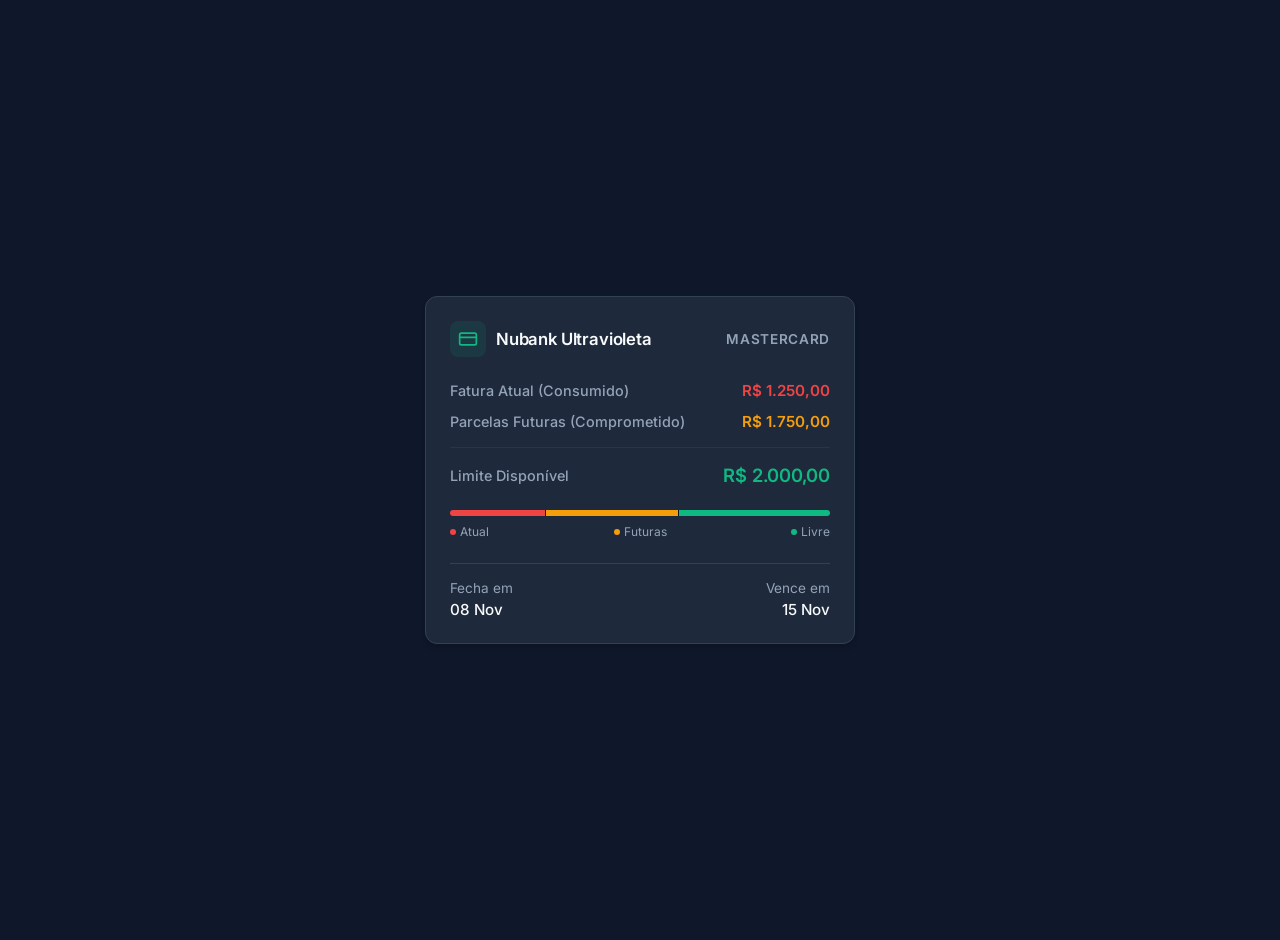
<file: credit-card-component.html>
<!DOCTYPE html>
<html lang="pt-BR">
<head>
  <meta charset="UTF-8">
  <meta name="viewport" content="width=device-width, initial-scale=1.0">
  <title>GrokFin - Credit Card Component</title>
  <style>
    /* Reset & Base fonts setting context for GrokFin Dashboard */
    @import url('https://fonts.googleapis.com/css2?family=Inter:wght@400;500;600;700&display=swap');

    body {
      background-color: #0f172a; /* GrokFin Dark Mode Base */
      font-family: 'Inter', sans-serif;
      color: #f8fafc;
      display: flex;
      justify-content: center;
      align-items: center;
      min-height: 100vh;
      margin: 0;
      padding: 20px;
    }

    /* CSS Variables for Premium SaaS UI */
    :root {
      --bg-dark: #0f172a;
      --card-surface: #1e293b;
      --border-color: #334155;
      
      /* Accents */
      --accent-green: #10b981;
      --accent-green-glow: rgba(16, 185, 129, 0.2);
      --accent-green-bg: rgba(16, 185, 129, 0.1);
      
      --accent-red: #ef4444;
      --accent-yellow: #f59e0b;
      
      /* Text */
      --text-primary: #f8fafc;
      --text-secondary: #94a3b8;
      
      --radius-md: 12px;
      --radius-sm: 8px;
    }

    /* ═════════════════════════════════════════════
       Credit Card Component Container
       ═════════════════════════════════════════════ */
    .credit-card-widget {
      background: var(--card-surface);
      border: 1px solid var(--border-color);
      border-radius: var(--radius-md);
      padding: 24px;
      width: 100%;
      max-width: 380px;
      box-shadow: 0 4px 6px -1px rgba(0, 0, 0, 0.1), 0 2px 4px -2px rgba(0, 0, 0, 0.1);
      transition: all 0.3s cubic-bezier(0.4, 0, 0.2, 1);
      position: relative;
      overflow: hidden;
    }

    /* Hover State with Glow Effect */
    .credit-card-widget:hover {
      box-shadow: 0 10px 25px -5px var(--accent-green-glow);
      border-color: rgba(16, 185, 129, 0.4);
      transform: translateY(-2px);
    }

    /* ═════════════════════════════════════════════
       Header: Name and Flag 
       ═════════════════════════════════════════════ */
    .cc-header {
      display: flex;
      justify-content: space-between;
      align-items: center;
      margin-bottom: 24px;
    }

    .cc-title-wrapper {
      display: flex;
      align-items: center;
      gap: 10px;
    }

    .cc-icon {
      background: var(--accent-green-bg);
      color: var(--accent-green);
      width: 36px;
      height: 36px;
      border-radius: var(--radius-sm);
      display: flex;
      align-items: center;
      justify-content: center;
    }

    .cc-title {
      font-size: 1.05rem;
      font-weight: 600;
      color: var(--text-primary);
      letter-spacing: -0.01em;
    }

    .cc-flag {
      color: var(--text-secondary);
      font-size: 0.85rem;
      text-transform: uppercase;
      letter-spacing: 0.05em;
      font-weight: 600;
    }

    /* ═════════════════════════════════════════════
       Balances Section
       ═════════════════════════════════════════════ */
    .cc-balances {
      margin-bottom: 24px;
    }

    .balance-item {
      display: flex;
      justify-content: space-between;
      align-items: center;
      margin-bottom: 12px;
    }
    
    .balance-label {
      color: var(--text-secondary);
      font-size: 0.9rem;
      font-weight: 500;
    }

    .balance-val {
      font-size: 0.95rem;
    }

    .balance-val.available { 
      color: var(--accent-green); 
      font-weight: 600; 
      font-size: 1.15rem;
    }
    .balance-val.current-invoice { 
      color: var(--accent-red); 
      font-weight: 600; 
    }
    .balance-val.future { 
      color: var(--accent-yellow); 
      font-weight: 600; 
    }

    /* Separator for Available Limit */
    .balance-divider {
      height: 1px;
      background: var(--border-color);
      margin: 16px 0;
      opacity: 0.5;
    }

    /* ═════════════════════════════════════════════
       Multi-Progress Bar (Três estados do Limite)
       ═════════════════════════════════════════════ */
    .limit-progress-wrapper {
      margin-bottom: 24px;
    }

    .limit-bar-container {
      height: 6px;
      background: #0f172a; /* Empty/Background portion */
      border-radius: 4px;
      display: flex;
      overflow: hidden;
      margin-bottom: 8px;
    }

    .bar-segment {
      height: 100%;
      border-right: 1px solid var(--bg-dark); /* Separation between segments */
      transition: width 0.5s ease-in-out;
    }
    .bar-segment:last-child {
      border-right: none;
    }

    .bar-segment.invoice { background: var(--accent-red); width: 25%; } /* Limite usado p/ Fatura Atual */
    .bar-segment.future { background: var(--accent-yellow); width: 35%; } /* Limite usado p/ Parcelas Futuras */
    .bar-segment.available { background: var(--accent-green); width: 40%; } /* Limite ainda Livre */

    /* Legend */
    .limit-legend {
      display: flex;
      justify-content: space-between;
      font-size: 0.75rem;
      color: var(--text-secondary);
    }
    .legend-item {
      display: flex;
      align-items: center;
      gap: 4px;
    }
    .dot {
      width: 6px;
      height: 6px;
      border-radius: 50%;
    }
    .dot.red { background: var(--accent-red); }
    .dot.yellow { background: var(--accent-yellow); }
    .dot.green { background: var(--accent-green); }

    /* ═════════════════════════════════════════════
       Footer: Dates 
       ═════════════════════════════════════════════ */
    .cc-footer {
      display: flex;
      justify-content: space-between;
      align-items: center;
      border-top: 1px solid var(--border-color);
      padding-top: 16px;
      font-size: 0.85rem;
    }

    .due-date { 
      color: var(--text-secondary); 
      display: flex;
      flex-direction: column;
      gap: 4px;
    }
    
    .due-date.align-right {
      text-align: right;
    }

    .due-date strong { 
      color: var(--text-primary); 
      font-weight: 500;
      font-size: 0.95rem;
    }

    /* Lucide Icon SVG simulation */
    svg {
      width: 20px;
      height: 20px;
      stroke: currentColor;
      stroke-width: 2;
      stroke-linecap: round;
      stroke-linejoin: round;
      fill: none;
    }
  </style>
</head>
<body>

  <!-- GROKFIN CREDIT CARD WIDGET -->
  <div class="credit-card-widget">
    
    <!-- Top Header -->
    <div class="cc-header">
      <div class="cc-title-wrapper">
        <div class="cc-icon">
          <!-- Credit Card Icon (Lucide) -->
          <svg viewBox="0 0 24 24">
            <rect x="2" y="5" width="20" height="14" rx="2" ry="2"></rect>
            <line x1="2" y1="10" x2="22" y2="10"></line>
          </svg>
        </div>
        <div class="cc-title">Nubank Ultravioleta</div>
      </div>
      <div class="cc-flag">MasterCard</div>
    </div>

    <!-- Balances List -->
    <div class="cc-balances">
      <div class="balance-item">
        <span class="balance-label">Fatura Atual (Consumido)</span>
        <span class="balance-val current-invoice">R$ 1.250,00</span>
      </div>
      <div class="balance-item">
        <span class="balance-label">Parcelas Futuras (Comprometido)</span>
        <span class="balance-val future">R$ 1.750,00</span>
      </div>
      
      <div class="balance-divider"></div>
      
      <div class="balance-item">
        <span class="balance-label">Limite Disponível</span>
        <span class="balance-val available">R$ 2.000,00</span>
      </div>
    </div>

    <!-- Limit Visualizer -->
    <div class="limit-progress-wrapper">
      <div class="limit-bar-container">
        <!-- Width variables calculate dynamically from Supabase `card_status_view` -->
        <div class="bar-segment invoice" title="Fatura Atual" style="width: 25%;"></div>
        <div class="bar-segment future" title="Parcelas Futuras" style="width: 35%;"></div>
        <div class="bar-segment available" title="Disponível" style="width: 40%;"></div>
      </div>
      
      <div class="limit-legend">
        <div class="legend-item"><span class="dot red"></span> Atual</div>
        <div class="legend-item"><span class="dot yellow"></span> Futuras</div>
        <div class="legend-item"><span class="dot green"></span> Livre</div>
      </div>
    </div>

    <!-- Info Footer -->
    <div class="cc-footer">
      <div class="due-date">
        <span>Fecha em</span>
        <strong>08 Nov</strong>
      </div>
      <div class="due-date align-right">
        <span>Vence em</span>
        <strong>15 Nov</strong>
      </div>
    </div>

  </div>

</body>
</html>
</file>
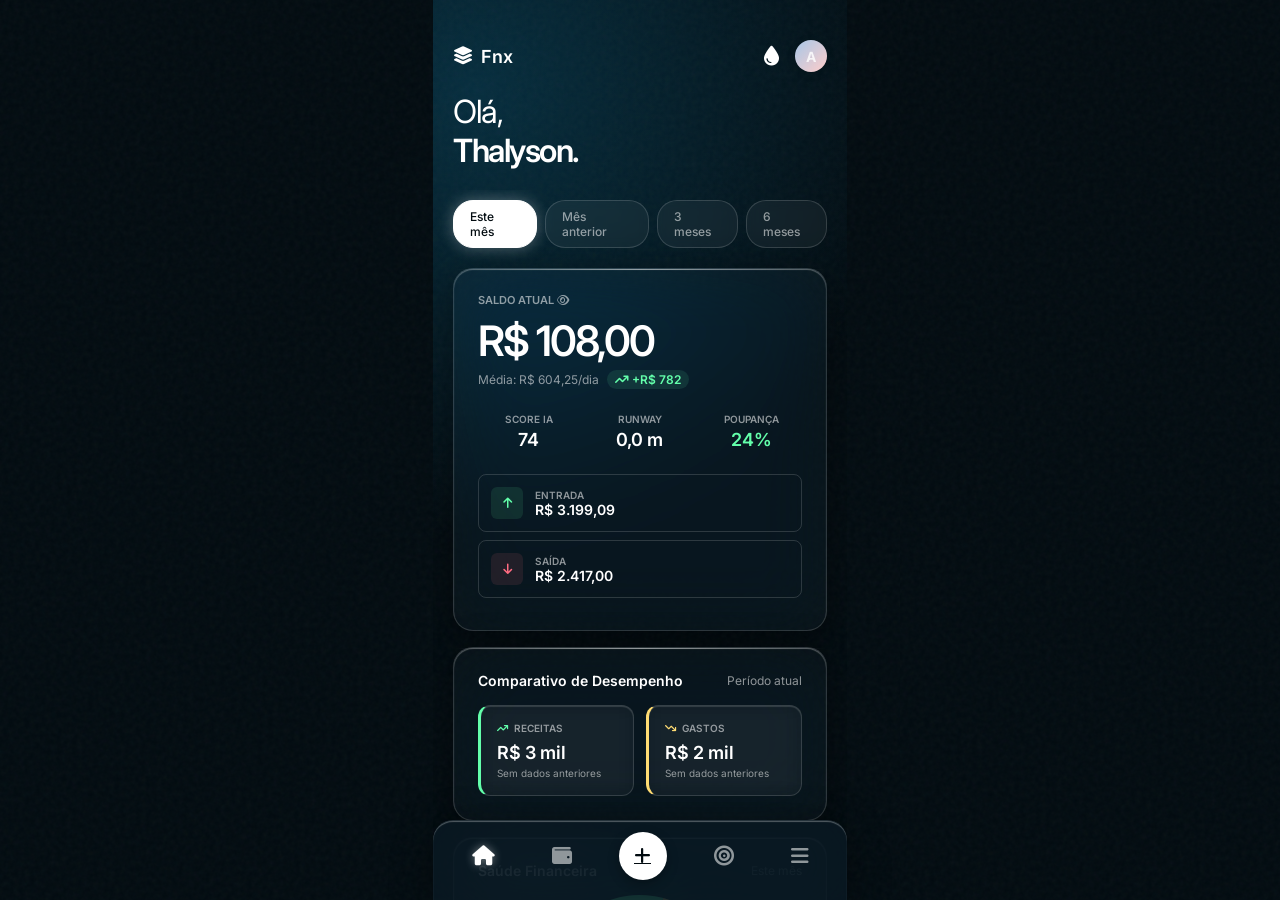
<file: meta2.html>
<!DOCTYPE html>
<html lang="pt-PT" data-theme="ocean-glass">
<head>
    <meta charset="UTF-8">
    <meta name="viewport" content="width=device-width, initial-scale=1.0">
    <title>Dashboard Financeiro Fnx - App Completo Premium Glass</title>
    <link href="https://fonts.googleapis.com/css2?family=Inter:wght@300;400;500;600;700&display=swap" rel="stylesheet">
    <link rel="stylesheet" href="https://cdnjs.cloudflare.com/ajax/libs/font-awesome/6.4.0/css/all.min.css">
    
    <style>
        /* --- VARIÁVEIS BASE (ESCURO) --- */
        :root {
            --bg-base: #020b10; 
            --bg-gradient: radial-gradient(circle at -10% 110%, #1a0b08 0%, #020b10 50%, #020b10 100%);
            --bg-card: rgba(255, 255, 255, 0.04);
            --border-color: rgba(255, 255, 255, 0.12);
            --text-main: #ffffff; 
            --text-muted: rgba(255, 255, 255, 0.6); 
            --accent-primary: #ffffff; 
            --accent-on-primary: #020b10; 
            --nav-bg: rgba(10, 25, 35, 0.7);
            --input-bg: rgba(255, 255, 255, 0.05);
            
            --success: #63ffab; 
            --success-bg: rgba(99, 255, 171, 0.15);
            --danger: #ff6b81;
            --danger-bg: rgba(255, 107, 129, 0.15);
            --warning: #ffdc73;
            --warning-bg: rgba(255, 220, 115, 0.15);
            --purple: #b685ff;
            --chart-grid: rgba(255, 255, 255, 0.08);
            
            /* Glass Tuning Premium */
            --glass-blur: blur(30px) saturate(160%);
        }

        /* --- TEMA: CLARO (Não alterado) --- */
        [data-theme="light"] {
            --bg-base: #f7f7f8; 
            --bg-gradient: #f7f7f8;
            --bg-card: #ffffff; 
            --border-color: #e5e5e5; 
            --text-main: #111111; 
            --text-muted: #666666; 
            --accent-primary: #000000; 
            --accent-on-primary: #ffffff; 
            --nav-bg: rgba(255, 255, 255, 0.9);
            --input-bg: #f0f0f0;
            
            --success: #27ae60; 
            --success-bg: rgba(39, 174, 96, 0.1);
            --danger: #e74c3c;
            --danger-bg: rgba(231, 76, 60, 0.1);
            --warning: #f39c12;
            --purple: #8e44ad;
            --chart-grid: #e5e5e5;
            --glass-blur: blur(0px); 
        }

        /* --- TEMA: OCEAN GLASS (High-End Premium) --- */
        [data-theme="ocean-glass"] {
            /* Fundo inspirado em nebulosas e profundidade oceânica com manchas rosadas sutil */
            --bg-base: #020b10;
            --bg-gradient: radial-gradient(circle at 10% 10%, #062d3e 0%, #020b10 50%),
                           radial-gradient(circle at 90% 90%, #1a0b08 0%, #020b10 50%),
                           radial-gradient(circle at 70% 20%, rgba(255, 107, 129, 0.08) 0%, rgba(0,0,0,0) 40%);
            
            /* Vidro Premium: Fundo mais transparente + blur alto + saturação */
            --bg-card: rgba(255, 255, 255, 0.03); 
            --border-color: rgba(255, 255, 255, 0.15); /* Borda externa fina */
            
            --text-main: #ffffff; 
            --text-muted: rgba(255, 255, 255, 0.55); 
            --accent-primary: #ffffff; 
            --accent-on-primary: #020b10; 
            
            --nav-bg: rgba(10, 25, 35, 0.8);
            --input-bg: rgba(255, 255, 255, 0.05);
            
            --success: #63ffab; /* Verde neon mais brilhante */
            --success-bg: rgba(99, 255, 171, 0.1);
            --danger: #ff6b81; /* Vermelho mais brilhante */
            --danger-bg: rgba(255, 107, 129, 0.1);
            --warning: #ffdc73; /* Amarelo mais brilhante */
            --warning-bg: rgba(255, 220, 115, 0.1);
            
            /* Glass Tuning Premium: Maior blur e saturação */
            --glass-blur: blur(35px) saturate(180%);
        }

        /* Regras específicas para volume de vidro premium (box-shadow inset rim light) */
        [data-theme="ocean-glass"] .card, 
        [data-theme="ocean-glass"] .donut-legend, 
        [data-theme="ocean-glass"] .tx-table, 
        [data-theme="ocean-glass"] .search-input,
        [data-theme="ocean-glass"] .bottom-nav {
            box-shadow: 
                inset 0 1px 1px rgba(255, 255, 255, 0.3), /* Brilho de borda superior nítido */
                0 10px 40px rgba(0, 0, 0, 0.4);           /* Sombra externa profunda */
        }

        /* Efeito de 'sweep light' (varredura de luz) no topo do card */
        [data-theme="ocean-glass"] .card::after {
            content: '';
            position: absolute;
            top: 0; left: 0; right: 0; height: 1px;
            background: linear-gradient(90deg, transparent, rgba(255,255,255,0.4), transparent);
        }

        * { margin: 0; padding: 0; box-sizing: border-box; font-family: 'Inter', sans-serif; -webkit-tap-highlight-color: transparent; transition: background-color 0.3s, color 0.3s, border-color 0.3s, box-shadow 0.3s; }
        body { background-color: var(--bg-base); display: flex; justify-content: center; min-height: 100vh; color: var(--text-main); }
        
        .app-container { 
            width: 100%; max-width: 414px; 
            background: var(--bg-gradient); 
            position: relative; height: 100vh; overflow-y: auto; overflow-x: hidden; padding-bottom: 100px; 
        }

        /* TEXTURA DE RUÍDO (GRAIN) PARA OCEAN GLASS */
        [data-theme="ocean-glass"] .app-container::before {
            content: '';
            position: fixed; top: 0; left: 0; right: 0; bottom: 0;
            background-image: url('data:image/svg+xml;utf8,<svg viewBox="0 0 200 200" xmlns="http://www.w3.org/2000/svg"><filter id="noise"><feTurbulence type="fractalNoise" baseFrequency="0.85" numOctaves="3" stitchTiles="stitch"/></filter><rect width="100%" height="100%" filter="url(%23noise)" opacity="0.04"/></svg>');
            pointer-events: none;
            z-index: 0;
        }

        .view { position: relative; z-index: 1; display: none; opacity: 0; transform: translateY(10px); }
        .view.active { display: block; animation: fadeSlideIn 0.4s forwards; }
        @keyframes fadeSlideIn { to { opacity: 1; transform: translateY(0); } }

        /* --- ESTILOS COMUNS --- */
        .header { padding: 40px 20px 20px; }
        .top-bar { display: flex; justify-content: space-between; align-items: center; margin-bottom: 20px; }
        .logo-area { font-size: 18px; font-weight: 600; display: flex; align-items: center; gap: 8px; }
        .user-actions { display: flex; gap: 16px; align-items: center; }
        .action-icon { font-size: 20px; cursor: pointer; }
        /* Avatares novos para os usuários */
        .avatar-gradiente { width: 32px; height: 32px; border-radius: 50%; background: linear-gradient(135deg, #a7c7e7 0%, #ffcdca 100%); display: flex; justify-content: center; align-items: center; color: rgba(255, 255, 255, 0.8); font-weight: 700; font-size: 14px; box-shadow: 0 2px 8px rgba(0,0,0,0.15); }
        .avatar-orbe { width: 32px; height: 32px; border-radius: 50%; border: 1px solid rgba(255, 255, 255, 0.2); background: rgba(255, 255, 255, 0.1); display: flex; justify-content: center; align-items: center; backdrop-filter: blur(5px); }

        .content { padding: 0 20px; display: flex; flex-direction: column; gap: 16px; }
        
        /* CARD COM GLASSMORPHISM - ATUALIZADO PARA VOLUME */
        .card { 
            background-color: var(--bg-card); 
            border: 1px solid var(--border-color); 
            border-radius: 20px; 
            padding: 24px; 
            backdrop-filter: var(--glass-blur);
            -webkit-backdrop-filter: var(--glass-blur);
        }
        
        .card-header { display: flex; justify-content: space-between; align-items: center; margin-bottom: 16px; }
        .card-title { font-size: 14px; font-weight: 600; }
        .card-link { color: var(--text-muted); font-size: 12px; text-decoration: none; }

        /* --- HOME: SALDO & METRICS --- */
        .greeting { font-size: 32px; font-weight: 400; letter-spacing: -1.5px; }
        .greeting strong { font-weight: 600; }
        .time-filters { display: flex; gap: 8px; padding: 10px 20px 20px; overflow-x: auto; scrollbar-width: none; position: relative; z-index: 1;}
        .time-filters::-webkit-scrollbar { display: none; }
        /* Chips ajustados para parecerem botões de vidro lapidado */
        .filter-chip { padding: 8px 16px; border-radius: 20px; font-size: 12px; font-weight: 500; color: var(--text-muted); border: 1px solid var(--border-color); backdrop-filter: blur(5px); background: rgba(255,255,255,0.05);}
        .filter-chip.active { background-color: var(--text-main); color: var(--accent-on-primary); border-color: var(--text-main); box-shadow: 0 0 15px rgba(255, 255, 255, 0.3); }
        [data-theme="light"] .filter-chip.active { background-color: var(--text-main); color: var(--accent-on-primary); box-shadow: none; }

        .balance-label { font-size: 11px; color: var(--text-muted); text-transform: uppercase; font-weight: 600; margin-bottom: 8px; }
        .balance-amount { font-size: 42px; font-weight: 600; letter-spacing: -2px; margin-bottom: 4px; }
        .balance-sub { font-size: 12px; color: var(--text-muted); display: flex; gap: 8px; align-items: center; margin-bottom: 24px; }
        .badge-green { background: var(--success-bg); color: var(--success); padding: 2px 8px; border-radius: 10px; font-weight: 600; }
        .metrics-grid { display: grid; grid-template-columns: repeat(3, 1fr); gap: 10px; margin-bottom: 24px; text-align: center; }
        .metric-title { font-size: 10px; color: var(--text-muted); text-transform: uppercase; font-weight: 600; margin-bottom: 4px; }
        .metric-value { font-size: 18px; font-weight: 600; }
        .metric-value.success { color: var(--success); }
        .tx-bar { display: flex; align-items: center; padding: 12px; border: 1px solid var(--border-color); border-radius: 8px; margin-bottom: 8px; gap: 12px; }
        .tx-icon { width: 32px; height: 32px; border-radius: 6px; display: flex; justify-content: center; align-items: center; font-size: 12px; }
        .tx-bar.in .tx-icon { background: var(--success-bg); color: var(--success); }
        .tx-bar.out .tx-icon { background: var(--danger-bg); color: var(--danger); }
        .tx-info { display: flex; flex-direction: column; }
        .tx-label { font-size: 10px; color: var(--text-muted); text-transform: uppercase; font-weight: 600; }
        .tx-val { font-size: 14px; font-weight: 600; }

        /* --- HOME: COMPARATIVO --- */
        .comp-grid { display: grid; grid-template-columns: 1fr 1fr; gap: 12px; }
        /* comp-card interno mais sutil, mas ainda transparente e com volume */
        .comp-card { padding: 16px; border: 1px solid var(--border-color); border-radius: 12px; backdrop-filter: blur(10px) saturate(150%); background-color: rgba(255, 255, 255, 0.03); box-shadow: inset 0 1px 1px rgba(255, 255, 255, 0.15); }
        .comp-card.green { border-left: 3px solid var(--success); }
        .comp-card.orange { border-left: 3px solid var(--warning); }
        .comp-title { font-size: 10px; color: var(--text-muted); font-weight: 600; text-transform: uppercase; margin-bottom: 8px; display: flex; gap: 6px; align-items: center; }
        .comp-val { font-size: 18px; font-weight: 600; margin-bottom: 4px; }
        .comp-sub { font-size: 10px; color: var(--text-muted); }

        /* --- HOME: SAÚDE FINANCEIRA --- */
        .gauge-wrapper { display: flex; flex-direction: column; align-items: center; margin-bottom: 10px; }
        .gauge { width: 180px; height: 90px; position: relative; overflow: hidden; margin-bottom: 10px; }
        .gauge-track { position: absolute; top: 0; left: 0; width: 180px; height: 180px; border-radius: 50%; border: 15px solid var(--border-color); box-sizing: border-box; }
        .gauge-fill { position: absolute; top: 0; left: 0; width: 180px; height: 180px; border-radius: 50%; border: 15px solid transparent; border-top-color: var(--success); border-right-color: var(--warning); box-sizing: border-box; transform: rotate(-30deg); }
        .gauge-text { position: absolute; bottom: 0; width: 100%; text-align: center; font-size: 32px; font-weight: 600; line-height: 1; }
        .gauge-text span { font-size: 14px; color: var(--text-muted); }
        .gauge-legend { display: flex; gap: 16px; font-size: 11px; color: var(--text-muted); font-weight: 500; margin-bottom: 24px; }
        .gauge-legend span { display: flex; align-items: center; gap: 6px; }
        .progress-list { display: flex; flex-direction: column; gap: 14px; }
        .prog-item { display: flex; flex-direction: column; gap: 6px; }
        .prog-header { display: flex; justify-content: space-between; font-size: 12px; font-weight: 500; }
        .prog-label { display: flex; align-items: center; gap: 6px; }
        .dot { width: 8px; height: 8px; border-radius: 50%; }
        .prog-bar-bg { width: 100%; height: 4px; background: var(--border-color); border-radius: 2px; }
        .prog-bar-fill { height: 100%; border-radius: 2px; }

        /* --- HOME: RECEITA VS DESPESA (CHART) --- */
        .chart-container { position: relative; width: 100%; height: 180px; margin-top: 10px; }
        .chart-svg { width: 100%; height: 100%; overflow: visible; }
        /* Gráficos com drop-shadow glow para tema premium */
        [data-theme="ocean-glass"] .chart-svg path { filter: drop-shadow(0 0 10px var(--success)); }
        [data-theme="ocean-glass"] .chart-svg path[stroke="var(--danger)"] { filter: drop-shadow(0 0 10px var(--danger)); }
        
        .chart-tooltip { 
            position: absolute; top: 10px; right: 20px; 
            background: rgba(255, 255, 255, 0.05); 
            border: 1px solid var(--border-color); 
            padding: 12px; border-radius: 12px; 
            box-shadow: inset 0 1px 1px rgba(255, 255, 255, 0.3), 0 8px 32px rgba(0,0,0,0.3); 
            font-size: 11px; z-index: 10; 
            backdrop-filter: blur(10px) saturate(150%); 
        }
        .chart-tooltip-title { font-weight: 600; margin-bottom: 8px; color: var(--text-main); font-size: 12px; border-bottom: 1px solid var(--border-color); padding-bottom: 4px;}
        .chart-tooltip-row { display: flex; align-items: center; gap: 6px; margin-bottom: 4px; color: var(--text-muted); font-weight: 500;}

        /* --- HOME: GASTOS POR CATEGORIA (DONUT) --- */
        .donut-wrapper { display: flex; flex-direction: column; align-items: center; gap: 24px; margin-top: 10px; }
        .donut { width: 160px; height: 160px; border-radius: 50%; background: conic-gradient(var(--purple) 100%, transparent 0); display: flex; justify-content: center; align-items: center; box-shadow: 0 0 20px rgba(182, 133, 255, 0.15); }
        .donut-inner { width: 110px; height: 110px; background: rgba(255, 255, 255, 0.05); border-radius: 50%; display: flex; flex-direction: column; justify-content: center; align-items: center; backdrop-filter: var(--glass-blur); border: 1px solid var(--border-color); box-shadow: inset 0 1px 1px rgba(255, 255, 255, 0.3); }
        .donut-inner span { font-size: 10px; color: var(--text-muted); text-transform: uppercase; font-weight: 600; }
        .donut-inner strong { font-size: 20px; font-weight: 600; }
        .donut-legend { width: 100%; display: flex; justify-content: space-between; align-items: center; padding: 12px; border: 1px solid var(--border-color); border-radius: 12px; background: var(--bg-card); backdrop-filter: var(--glass-blur); }

        /* --- HOME: CALENDÁRIO --- */
        .cal-controls { display: flex; justify-content: space-between; align-items: center; margin-bottom: 16px; font-size: 12px; font-weight: 500; }
        .cal-grid { display: grid; grid-template-columns: repeat(7, 1fr); gap: 4px; }
        .cal-day-name { text-align: center; font-size: 9px; font-weight: 600; color: var(--text-muted); text-transform: uppercase; padding-bottom: 8px; }
        .cal-cell { aspect-ratio: 1; border: 1px solid var(--border-color); border-radius: 8px; padding: 4px; display: flex; flex-direction: column; align-items: flex-start; gap: 2px; font-size: 10px; font-weight: 500; color: rgba(255,255,255,0.3); background: rgba(0,0,0,0.05); }
        [data-theme="light"] .cal-cell { color: var(--text-muted); }
        .cal-cell.active-month { color: var(--text-main); background: transparent; }
        .cal-cell.selected { border-color: var(--success); background: var(--success-bg); }
        .cal-tag { font-size: 8px; padding: 2px 4px; border-radius: 4px; font-weight: 600; width: 100%; white-space: nowrap; overflow: hidden; text-overflow: ellipsis; }

        /* --- HOME: AÇÕES --- */
        .empty-schedule { margin: 10px 0 20px; }
        .empty-schedule p { color: var(--text-muted); font-size: 13px; line-height: 1.5; }
        .action-buttons { display: flex; gap: 10px; }
        .btn { flex: 1; padding: 12px; border-radius: 30px; border: 1px solid transparent; font-size: 13px; font-weight: 500; cursor: pointer; display: flex; justify-content: center; align-items: center; gap: 8px; }
        .btn-ghost { background: rgba(255,255,255,0.05); color: var(--text-main); border-color: var(--border-color); backdrop-filter: blur(5px);}
        .btn-primary { background: var(--accent-primary); color: var(--accent-on-primary); font-weight: 600; }

        /* --- CONTA --- */
        .page-title { font-size: 36px; font-weight: 400; letter-spacing: -1.5px; margin-bottom: 8px; }
        .page-subtitle { color: var(--text-muted); font-size: 14px; margin-bottom: 24px; }
        .tabs-container { display: flex; gap: 10px; }
        /* Abas ajustadas para volume de vidro premium */
        .tab-btn { flex: 1; padding: 12px; border-radius: 12px; border: 1px solid var(--border-color); background: rgba(255,255,255,0.05); color: var(--text-muted); font-size: 14px; font-weight: 500; backdrop-filter: blur(5px); box-shadow: inset 0 1px 1px rgba(255, 255, 255, 0.2), 0 4px 12px rgba(0,0,0,0.2);}
        .tab-btn.active { background: var(--accent-primary); color: var(--accent-on-primary); border-color: var(--accent-primary); font-weight: 600; box-shadow: 0 0 15px rgba(255, 255, 255, 0.3); }
        [data-theme="light"] .tab-btn.active { background: var(--accent-primary); color: var(--accent-on-primary); box-shadow: none; }
        .btn-import { width: 100%; padding: 14px; border-radius: 12px; border: 1px solid var(--border-color); background: rgba(255,255,255,0.05); color: var(--text-main); font-size: 14px; font-weight: 500; margin-bottom: 10px; backdrop-filter: blur(5px);}
        
        /* Input de busca ajustado para volume de vidro premium */
        .search-input { width: 100%; padding: 14px 14px 14px 44px; border-radius: 12px; border: 1px solid var(--border-color); background: rgba(255, 255, 255, 0.05); color: var(--text-main); font-size: 14px; outline: none; backdrop-filter: blur(5px);}
        .search-input::placeholder { color: var(--text-muted); }
        
        .tx-table { width: 100%; border: 1px solid var(--border-color); border-radius: 18px; background: rgba(255, 255, 255, 0.03); overflow: hidden; margin-bottom: 20px; backdrop-filter: var(--glass-blur);}
        .tx-row { display: grid; grid-template-columns: 85px 1fr 80px; gap: 10px; align-items: center; padding: 16px; border-bottom: 1px solid var(--border-color); }
        .tx-row:last-child { border-bottom: none; }
        .tx-date { font-size: 12px; color: var(--text-muted); }
        .tx-desc { font-size: 14px; font-weight: 600; white-space: nowrap; overflow: hidden; text-overflow: ellipsis; color: var(--text-main); }
        .tx-type { display: flex; align-items: center; gap: 6px; font-size: 13px; font-weight: 500; }

        /* --- NAV INFERIOR --- */
        /* Barra de navegação inferior ajustada para volume de vidro premium */
        .bottom-nav { position: fixed; bottom: 0; left: 50%; transform: translateX(-50%); width: 100%; max-width: 414px; height: 80px; background-color: rgba(10, 25, 35, 0.8); backdrop-filter: var(--glass-blur); -webkit-backdrop-filter: var(--glass-blur); border-top: 1px solid rgba(255, 255, 255, 0.1); border-radius: 20px 20px 0 0; display: flex; justify-content: space-around; align-items: center; padding: 0 10px 10px; z-index: 100; box-shadow: inset 0 1px 1px rgba(255, 255, 255, 0.3), 0 -10px 40px rgba(0, 0, 0, 0.4); }
        .nav-item { color: var(--text-muted); font-size: 20px; padding: 10px; }
        .nav-item.active { color: var(--text-main); text-shadow: 0 0 10px rgba(255, 255, 255, 0.4); }
        .nav-fab { width: 48px; height: 48px; background: var(--accent-primary); border-radius: 24px; display: flex; justify-content: center; align-items: center; color: var(--accent-on-primary); font-size: 18px; box-shadow: 0 4px 12px rgba(0,0,0,0.3);}
    </style>
</head>
<body>

<div class="app-container">
    
    <div id="view-home" class="view active">
        <header class="header">
            <div class="top-bar">
                <div class="logo-area"><i class="fa-solid fa-layer-group"></i> Fnx</div>
                <div class="user-actions">
                    <i class="fa-solid fa-droplet action-icon theme-toggle"></i>
                    <div class="avatar-gradiente">A</div>
                </div>
            </div>
            <h1 class="greeting">Olá,<br><strong>Thalyson.</strong></h1>
        </header>

        <div class="time-filters">
            <div class="filter-chip active">Este mês</div>
            <div class="filter-chip">Mês anterior</div>
            <div class="filter-chip">3 meses</div>
            <div class="filter-chip">6 meses</div>
        </div>

        <main class="content">
            <section class="card">
                <div class="balance-label">Saldo Atual <i class="fa-regular fa-eye"></i></div>
                <div class="balance-amount">R$ 108,00</div>
                <div class="balance-sub">Média: R$ 604,25/dia <span class="badge-green"><i class="fa-solid fa-arrow-trend-up"></i> +R$ 782</span></div>

                <div class="metrics-grid">
                    <div><div class="metric-title">Score IA</div><div class="metric-value">74</div></div>
                    <div><div class="metric-title">Runway</div><div class="metric-value">0,0 m</div></div>
                    <div><div class="metric-title">Poupança</div><div class="metric-value success">24%</div></div>
                </div>

                <div class="tx-bar in">
                    <div class="tx-icon"><i class="fa-solid fa-arrow-up"></i></div>
                    <div class="tx-info"><span class="tx-label">Entrada</span><span class="tx-val">R$ 3.199,09</span></div>
                </div>
                <div class="tx-bar out">
                    <div class="tx-icon"><i class="fa-solid fa-arrow-down"></i></div>
                    <div class="tx-info"><span class="tx-label">Saída</span><span class="tx-val">R$ 2.417,00</span></div>
                </div>
            </section>

            <section class="card" style="padding: 24px; display: flex; flex-direction: column;">
                <div class="card-header" style="margin-bottom: 16px;">
                    <h2 class="card-title">Comparativo de Desempenho</h2>
                    <span class="card-link">Período atual</span>
                </div>
                <div class="comp-grid">
                    <div class="comp-card green">
                        <div class="comp-title"><i class="fa-solid fa-arrow-trend-up" style="color: var(--success)"></i> RECEITAS</div>
                        <div class="comp-val">R$ 3 mil</div>
                        <div class="comp-sub">Sem dados anteriores</div>
                    </div>
                    <div class="comp-card orange">
                        <div class="comp-title"><i class="fa-solid fa-arrow-trend-down" style="color: var(--warning)"></i> GASTOS</div>
                        <div class="comp-val">R$ 2 mil</div>
                        <div class="comp-sub">Sem dados anteriores</div>
                    </div>
                </div>
            </section>

            <section class="card">
                <div class="card-header">
                    <h2 class="card-title">Saúde Financeira</h2>
                    <span class="card-link">Este mês</span>
                </div>
                
                <div class="gauge-wrapper">
                    <div class="gauge">
                        <div class="gauge-track"></div>
                        <div class="gauge-fill"></div>
                        <div class="gauge-text">24<span>/70</span></div>
                    </div>
                    <div class="gauge-legend">
                        <span><div class="dot" style="background: var(--success);"></div> Realizado</span>
                        <span><div class="dot" style="background: var(--warning);"></div> Meta</span>
                    </div>
                </div>

                <div class="progress-list">
                    <div class="prog-item">
                        <div class="prog-header"><span class="prog-label"><div class="dot" style="background: var(--danger);"></div> Gastos Var.</span><span>R$ 417</span></div>
                        <div class="prog-bar-bg"><div class="prog-bar-fill" style="width: 20%; background: var(--danger);"></div></div>
                    </div>
                    <div class="prog-item">
                        <div class="prog-header"><span class="prog-label"><div class="dot" style="background: var(--warning);"></div> Fixos</span><span>R$ 2 mil</span></div>
                        <div class="prog-bar-bg"><div class="prog-bar-fill" style="width: 60%; background: var(--warning);"></div></div>
                    </div>
                    <div class="prog-item">
                        <div class="prog-header"><span class="prog-label"><div class="dot" style="background: var(--success);"></div> Poupança</span><span>R$ 782</span></div>
                        <div class="prog-bar-bg"><div class="prog-bar-fill" style="width: 35%; background: var(--success);"></div></div>
                    </div>
                </div>
            </section>

            <section class="card">
                <div class="card-header">
                    <h2 class="card-title">Receita vs Despesa</h2>
                    <div style="display:flex; gap:10px; font-size:10px; color:var(--text-muted);">
                        <span style="display:flex; align-items:center; gap:4px;"><div class="dot" style="background:var(--success); width:6px; height:6px;"></div> Receita</span>
                        <span style="display:flex; align-items:center; gap:4px;"><div class="dot" style="background:var(--danger); width:6px; height:6px;"></div> Despesa</span>
                    </div>
                </div>
                
                <div class="chart-container">
                    <div class="chart-tooltip">
                        <div class="chart-tooltip-title">abr.</div>
                        <div class="chart-tooltip-row"><div class="dot" style="background:var(--success); border-radius:2px;"></div> Receita: R$ 3.199,09</div>
                        <div class="chart-tooltip-row"><div class="dot" style="background:var(--danger); border-radius:2px;"></div> Despesa: R$ 2.417,00</div>
                    </div>
                    <svg class="chart-svg" viewBox="0 0 300 120">
                        <line x1="0" y1="10" x2="300" y2="10" stroke="var(--chart-grid)" stroke-width="1"/>
                        <line x1="0" y1="40" x2="300" y2="40" stroke="var(--chart-grid)" stroke-width="1"/>
                        <line x1="0" y1="70" x2="300" y2="70" stroke="var(--chart-grid)" stroke-width="1"/>
                        <line x1="0" y1="100" x2="300" y2="100" stroke="var(--chart-grid)" stroke-width="1"/>
                        
                        <path d="M 0 100 L 60 100 L 120 100 L 180 100 L 240 100 L 290 10" fill="none" stroke="var(--success)" stroke-width="2" stroke-linejoin="round"/>
                        <path d="M 0 100 L 60 100 L 120 100 L 180 100 L 240 100 L 290 35" fill="none" stroke="var(--danger)" stroke-width="2" stroke-linejoin="round"/>
                        
                        <circle cx="290" cy="10" r="4" fill="var(--bg-card)" stroke="var(--success)" stroke-width="2"/>
                        <circle cx="290" cy="35" r="4" fill="var(--bg-card)" stroke="var(--danger)" stroke-width="2"/>
                        
                        <text x="0" y="115" fill="var(--text-muted)" font-size="8">nov.</text>
                        <text x="60" y="115" fill="var(--text-muted)" font-size="8">dez.</text>
                        <text x="120" y="115" fill="var(--text-muted)" font-size="8">jan.</text>
                        <text x="180" y="115" fill="var(--text-muted)" font-size="8">fev.</text>
                        <text x="240" y="115" fill="var(--text-muted)" font-size="8">mar.</text>
                        <text x="290" y="115" fill="var(--text-muted)" font-size="8">abr.</text>
                    </svg>
                </div>
            </section>

            <section class="card">
                <div class="card-header">
                    <h2 class="card-title">Gastos por Categoria</h2>
                    <a href="#" class="card-link">Extrato →</a>
                </div>
                <div class="donut-wrapper">
                    <div class="donut">
                        <div class="donut-inner">
                            <span>Total</span>
                            <strong>R$ 2 mil</strong>
                        </div>
                    </div>
                    
                    <div class="donut-legend">
                        <div style="display:flex; align-items:center; gap:8px;">
                            <div class="dot" style="background:var(--purple); width:12px; height:12px;"></div>
                            <span style="font-size:13px; font-weight:500;">Metas</span>
                        </div>
                        <div style="display:flex; align-items:center; gap:10px;">
                            <span style="font-size:13px; font-weight:600;">R$ 2 mil</span>
                            <span style="font-size:11px; color:var(--text-muted);">100%</span>
                        </div>
                    </div>
                </div>
            </section>

            <section class="card" style="margin-bottom: 20px;">
                <div class="card-header">
                    <h2 class="card-title">Próximos 7 Dias</h2>
                    <div style="font-size:10px; color:var(--text-muted); display:flex; align-items:center; gap:6px;">
                        <span style="background:rgba(255,255,255,0.05); padding:2px 6px; border-radius:10px; border: 1px solid var(--border-color); backdrop-filter: blur(5px);">0</span> Gerenciar
                    </div>
                </div>
                <div class="empty-schedule">
                    <p>Nenhum compromisso financeiro<br>agendado para os próximos 7 dias.</p>
                </div>
                <div class="action-buttons">
                    <button class="btn btn-ghost">Lançamento manual</button>
                    <button class="btn btn-primary"><i class="fa-solid fa-rotate"></i> Recorrente</button>
                </div>
            </section>
        </main>
    </div>

    <div id="view-conta" class="view">
        <header class="header" style="padding-bottom: 0;">
            <div class="top-bar">
                <div class="logo-area"><i class="fa-solid fa-layer-group"></i> Fnx</div>
                <div class="user-actions">
                    <i class="fa-solid fa-droplet action-icon theme-toggle"></i>
                    <div class="avatar-gradiente">A</div>
                </div>
            </div>
            <h1 class="page-title">Movimentações</h1>
            <p class="page-subtitle">Gerencie suas entradas, saídas e transferências</p>
        </header>
        <main class="content">
            <div class="tabs-container">
                <button class="tab-btn active"><i class="fa-solid fa-building-columns"></i> Banco</button>
                <button class="tab-btn"><i class="fa-regular fa-credit-card"></i> Cartão</button>
            </div>
            <button class="btn-import"><i class="fa-solid fa-arrow-up-from-bracket"></i> Importar</button>
            
            <div class="search-bar" style="position: relative; margin-top: 10px;">
                <i class="fa-solid fa-magnifying-glass" style="position: absolute; left: 16px; top: 15px; color: var(--text-muted);"></i>
                <input type="text" class="search-input" placeholder="Buscar movimentações...">
            </div>

            <div class="tx-table">
                <div style="display: grid; grid-template-columns: 85px 1fr 80px; gap: 10px; padding: 16px; border-bottom: 1px solid var(--border-color); font-size: 11px; font-weight: 600; color: var(--text-muted); text-transform: uppercase;">
                    <span>Data</span><span>Descrição</span><span>Tipo</span>
                </div>
                <div class="tx-row">
                    <span class="tx-date">15/04/2026</span><span class="tx-desc">Pagamento, 15</span><span class="tx-type" style="color:var(--text-main);"><i class="fa-solid fa-circle-arrow-up" style="color:var(--success);"></i> Entrada</span>
                </div>
                <div class="tx-row">
                    <span class="tx-date">04/04/2026</span><span class="tx-desc">Tráfico</span><span class="tx-type" style="color:var(--text-main);"><i class="fa-solid fa-circle-arrow-up" style="color:var(--success);"></i> Entrada</span>
                </div>
                <div class="tx-row">
                    <span class="tx-date">03/04/2026</span><span class="tx-desc">Aporte: Maconha</span><span class="tx-type" style="color:var(--text-main);"><i class="fa-solid fa-circle-arrow-down" style="color:var(--danger);"></i> Saída</span>
                </div>
            </div>
        </main>
    </div>

    <nav class="bottom-nav">
        <a href="#" id="nav-btn-home" class="nav-item active"><i class="fa-solid fa-house"></i></a>
        <a href="#" id="nav-btn-conta" class="nav-item"><i class="fa-solid fa-wallet"></i></a>
        <a href="#" class="nav-fab"><i class="fa-solid fa-plus"></i></a>
        <a href="#" class="nav-item"><i class="fa-solid fa-bullseye"></i></a>
        <a href="#" class="nav-item"><i class="fa-solid fa-bars"></i></a>
    </nav>
</div>

<script>
    // SPA Navegação
    const btnHome = document.getElementById('nav-btn-home');
    const btnConta = document.getElementById('nav-btn-conta');
    const viewHome = document.getElementById('view-home');
    const viewConta = document.getElementById('view-conta');

    function switchView(viewToShow, btnToActivate) {
        viewHome.classList.remove('active');
        viewConta.classList.remove('active');
        btnHome.classList.remove('active');
        btnConta.classList.remove('active');
        viewToShow.classList.add('active');
        btnToActivate.classList.add('active');
        document.querySelector('.app-container').scrollTop = 0;
    }

    btnHome.addEventListener('click', (e) => { e.preventDefault(); switchView(viewHome, btnHome); });
    btnConta.addEventListener('click', (e) => { e.preventDefault(); switchView(viewConta, btnConta); });

    // --- NOVA LÓGICA DE TEMAS: Ocean Glass -> Escuro -> Claro ---
    const themeToggles = document.querySelectorAll('.theme-toggle');
    const rootElement = document.documentElement;
    
    // Matriz de temas disponíveis
    const themes = ['ocean-glass', null, 'light'];
    let currentThemeIndex = 0; // Começa no ocean-glass, que é o index 0

    function cycleTheme() {
        // Avança o índice e volta ao 0 se passar do limite
        currentThemeIndex = (currentThemeIndex + 1) % themes.length;
        const newTheme = themes[currentThemeIndex];

        if (newTheme) {
            rootElement.setAttribute('data-theme', newTheme);
        } else {
            rootElement.removeAttribute('data-theme'); // Se for null, vai pro escuro padrão
        }

        updateThemeIcons(newTheme);
    }

    function updateThemeIcons(currentTheme) {
        themeToggles.forEach(t => {
            // Limpa as classes de ícone
            t.classList.remove('fa-moon', 'fa-sun', 'fa-droplet'); 

            // Aplica o ícone correspondente ao tema atual
            if (currentTheme === 'light') {
                t.classList.add('fa-sun'); // Tema claro = Sol
            } else if (currentTheme === 'ocean-glass') {
                t.classList.add('fa-droplet'); // Tema Ocean = Gota d'água
            } else { 
                t.classList.add('fa-moon'); // Tema Escuro = Lua
            }
        });
    }

    // Adiciona o evento de clique nos ícones
    themeToggles.forEach(toggle => toggle.addEventListener('click', cycleTheme));
    
    // Inicia a tela garantindo que o ícone bata com o tema do HTML carregado
    updateThemeIcons('ocean-glass');
</script>
</body>
</html>
</file>
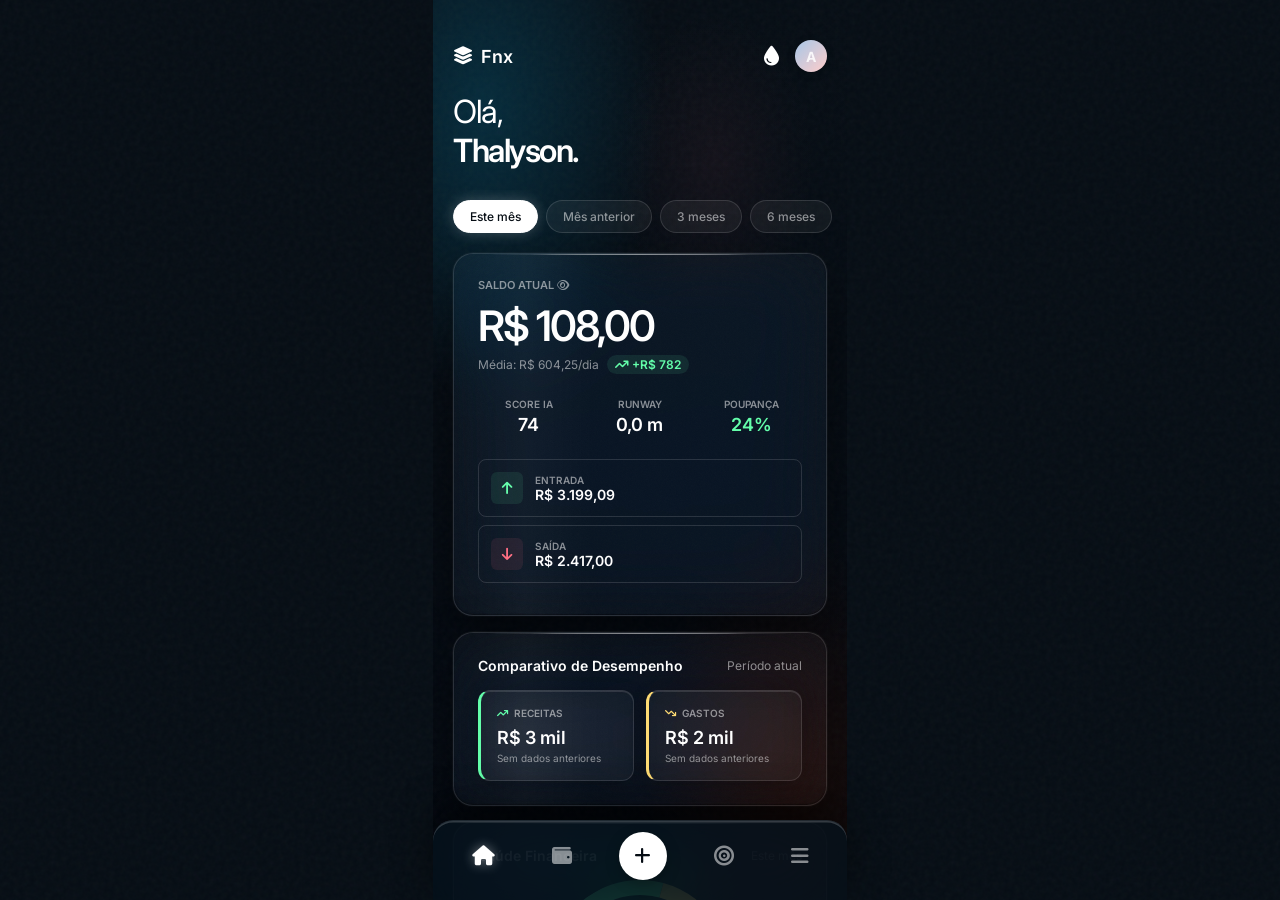
<file: meta3.html>
<!DOCTYPE html>
<html lang="pt-PT" data-theme="ocean-glass">
<head>
    <meta charset="UTF-8">
    <meta name="viewport" content="width=device-width, initial-scale=1.0">
    <title>Dashboard Financeiro Fnx</title>
    <link href="https://fonts.googleapis.com/css2?family=Inter:wght@300;400;500;600;700&display=swap" rel="stylesheet">
    <link rel="stylesheet" href="https://cdnjs.cloudflare.com/ajax/libs/font-awesome/6.4.0/css/all.min.css">
    
    <style>
        /* ============================================
           TEMA BASE: DARK (minimalista flat, sem glass)
           ============================================ */
        :root {
            --bg-base: #0e0e0e;
            --bg-gradient: #0e0e0e;
            --bg-card: #161616;
            --border-color: rgba(255,255,255,0.07);
            --text-main: #ffffff;
            --text-muted: rgba(255,255,255,0.45);
            --accent-primary: #ffffff;
            --accent-on-primary: #0e0e0e;
            --nav-bg: #0e0e0e;
            --nav-border: rgba(255,255,255,0.07);
            --input-bg: #161616;

            --success: #63ffab;
            --success-bg: rgba(99,255,171,0.1);
            --danger: #ff6b81;
            --danger-bg: rgba(255,107,129,0.1);
            --warning: #ffdc73;
            --warning-bg: rgba(255,220,115,0.1);
            --purple: #b685ff;
            --chart-grid: rgba(255,255,255,0.06);

            /* DARK: flat, sem glass, sem sombra */
            --card-bg: #161616;
            --card-border: rgba(255,255,255,0.07);
            --card-blur: none;
            --card-shadow: none;
            --card-inset: none;
        }

        /* ============================================
           TEMA: LIGHT (sem glass, flat)
           ============================================ */
        [data-theme="light"] {
            --bg-base: #f2f3f5;
            --bg-gradient: #f2f3f5;
            --bg-card: #ffffff;
            --border-color: #e2e4e8;
            --text-main: #111111;
            --text-muted: #6b7280;
            --accent-primary: #111111;
            --accent-on-primary: #ffffff;
            --nav-bg: #ffffff;
            --nav-border: #e2e4e8;
            --input-bg: #f2f3f5;

            --success: #16a34a;
            --success-bg: rgba(22,163,74,0.08);
            --danger: #dc2626;
            --danger-bg: rgba(220,38,38,0.08);
            --warning: #d97706;
            --warning-bg: rgba(217,119,6,0.08);
            --purple: #7c3aed;
            --chart-grid: #e2e4e8;

            /* LIGHT: sem glass */
            --card-bg: #ffffff;
            --card-border: #e2e4e8;
            --card-blur: none;
            --card-shadow: 0 1px 4px rgba(0,0,0,0.06);
            --card-inset: none;
        }

        /* ============================================
           TEMA: OCEAN GLASS (glass premium ativo)
           ============================================ */
        [data-theme="ocean-glass"] {
            --bg-base: #060d14;
            --bg-gradient:
                radial-gradient(ellipse 75% 55% at 12% 12%, rgba(6,45,62,0.95) 0%, transparent 58%),
                radial-gradient(ellipse 65% 50% at 88% 88%, rgba(26,11,8,0.9) 0%, transparent 58%),
                radial-gradient(ellipse 50% 35% at 68% 18%, rgba(255,107,129,0.055) 0%, transparent 48%),
                linear-gradient(180deg, #060d14 0%, #030810 100%);
            --bg-card: rgba(255,255,255,0.03);
            --border-color: rgba(255,255,255,0.13);
            --text-main: #ffffff;
            --text-muted: rgba(255,255,255,0.52);
            --accent-primary: #ffffff;
            --accent-on-primary: #060d14;
            --nav-bg: rgba(6,18,28,0.82);
            --nav-border: rgba(255,255,255,0.1);
            --input-bg: rgba(255,255,255,0.05);

            --success: #63ffab;
            --success-bg: rgba(99,255,171,0.09);
            --danger: #ff6b81;
            --danger-bg: rgba(255,107,129,0.09);
            --warning: #ffdc73;
            --warning-bg: rgba(255,220,115,0.09);
            --purple: #b685ff;
            --chart-grid: rgba(255,255,255,0.07);

            /* OCEAN GLASS: glass premium */
            --card-bg: rgba(255,255,255,0.03);
            --card-border: rgba(255,255,255,0.13);
            --card-blur: blur(36px) saturate(190%) brightness(1.04);
            --card-shadow:
                0 28px 56px rgba(0,0,0,0.5),
                0 0 0 1px rgba(255,255,255,0.04),
                inset 0 -1px 1px rgba(0,0,0,0.3);
            --card-inset: inset 0 1.5px 0 rgba(255,255,255,0.2);
        }

        /* ============================================
           RESET & BASE
           ============================================ */
        * {
            margin: 0; padding: 0; box-sizing: border-box;
            font-family: 'Inter', sans-serif;
            -webkit-tap-highlight-color: transparent;
            transition: background-color 0.3s, color 0.3s, border-color 0.3s, box-shadow 0.3s, backdrop-filter 0.3s;
        }
        body {
            background-color: var(--bg-base);
            display: flex;
            justify-content: center;
            min-height: 100vh;
            color: var(--text-main);
        }
        .app-container {
            width: 100%; max-width: 414px;
            background: var(--bg-gradient);
            position: relative;
            height: 100vh;
            overflow-y: auto; overflow-x: hidden;
            padding-bottom: 100px;
        }

        /* Grain apenas no ocean-glass */
        [data-theme="ocean-glass"] .app-container::before {
            content: '';
            position: fixed; top: 0; left: 0; right: 0; bottom: 0;
            background-image: url('data:image/svg+xml;utf8,<svg viewBox="0 0 200 200" xmlns="http://www.w3.org/2000/svg"><filter id="noise"><feTurbulence type="fractalNoise" baseFrequency="0.85" numOctaves="3" stitchTiles="stitch"/></filter><rect width="100%25" height="100%25" filter="url(%23noise)" opacity="0.035"/></svg>');
            pointer-events: none;
            z-index: 0;
        }

        /* ============================================
           VIEWS
           ============================================ */
        .view { position: relative; z-index: 1; display: none; opacity: 0; transform: translateY(10px); }
        .view.active { display: block; animation: fadeSlideIn 0.4s forwards; }
        @keyframes fadeSlideIn { to { opacity: 1; transform: translateY(0); } }

        /* ============================================
           HEADER & LAYOUT
           ============================================ */
        .header { padding: 40px 20px 20px; }
        .top-bar { display: flex; justify-content: space-between; align-items: center; margin-bottom: 20px; }
        .logo-area { font-size: 18px; font-weight: 600; display: flex; align-items: center; gap: 8px; }
        .user-actions { display: flex; gap: 16px; align-items: center; }
        .action-icon { font-size: 20px; cursor: pointer; }
        .avatar-gradiente {
            width: 32px; height: 32px; border-radius: 50%;
            background: linear-gradient(135deg, #a7c7e7 0%, #ffcdca 100%);
            display: flex; justify-content: center; align-items: center;
            color: rgba(255,255,255,0.85); font-weight: 700; font-size: 14px;
            box-shadow: 0 2px 8px rgba(0,0,0,0.2);
        }
        .content { padding: 0 20px; display: flex; flex-direction: column; gap: 16px; }

        /* ============================================
           CARD — usa variáveis do tema
           ============================================ */
        .card {
            background: var(--card-bg);
            border: 1px solid var(--card-border);
            border-radius: 20px;
            padding: 24px;
            backdrop-filter: var(--card-blur);
            -webkit-backdrop-filter: var(--card-blur);
            box-shadow: var(--card-shadow);
            position: relative;
            overflow: hidden;
        }

        /* Linha de luz especular — APENAS ocean-glass */
        [data-theme="ocean-glass"] .card::before {
            content: '';
            position: absolute;
            top: 0; left: 8%; right: 8%; height: 1px;
            background: linear-gradient(90deg,
                transparent,
                rgba(255,255,255,0.42) 30%,
                rgba(255,255,255,0.52) 50%,
                rgba(255,255,255,0.42) 70%,
                transparent
            );
            border-radius: 50%;
            pointer-events: none;
        }

        /* Noise texture no card — APENAS ocean-glass */
        [data-theme="ocean-glass"] .card::after {
            content: '';
            position: absolute;
            inset: 0;
            opacity: 0.022;
            border-radius: inherit;
            pointer-events: none;
            background-image: url("data:image/svg+xml,%3Csvg viewBox='0 0 256 256' xmlns='http://www.w3.org/2000/svg'%3E%3Cfilter id='n'%3E%3CfeTurbulence type='fractalNoise' baseFrequency='0.9' numOctaves='4' stitchTiles='stitch'/%3E%3C/filter%3E%3Crect width='100%25' height='100%25' filter='url(%23n)'/%3E%3C/svg%3E");
            background-size: 128px 128px;
        }

        /* Shimmer sweep — APENAS ocean-glass */
        .shimmer-sweep {
            display: none;
            position: absolute;
            top: 0; left: 0;
            width: 38%; height: 100%;
            background: linear-gradient(90deg, transparent, rgba(255,255,255,0.032) 50%, transparent);
            pointer-events: none;
            border-radius: inherit;
        }
        [data-theme="ocean-glass"] .shimmer-sweep {
            display: block;
            animation: glassShimmer 9s ease-in-out infinite;
        }
        [data-theme="ocean-glass"] .card:nth-child(2) .shimmer-sweep { animation-delay: 2s; }
        [data-theme="ocean-glass"] .card:nth-child(3) .shimmer-sweep { animation-delay: 4s; }
        [data-theme="ocean-glass"] .card:nth-child(4) .shimmer-sweep { animation-delay: 6s; }
        [data-theme="ocean-glass"] .card:nth-child(5) .shimmer-sweep { animation-delay: 1s; }
        [data-theme="ocean-glass"] .card:nth-child(6) .shimmer-sweep { animation-delay: 3s; }

        @keyframes glassShimmer {
            0%   { opacity: 0; transform: translateX(-120%) skewX(-18deg); }
            40%  { opacity: 1; }
            100% { opacity: 0; transform: translateX(380%) skewX(-18deg); }
        }

        .card-header { display: flex; justify-content: space-between; align-items: center; margin-bottom: 16px; }
        .card-title { font-size: 14px; font-weight: 600; }
        .card-link { color: var(--text-muted); font-size: 12px; text-decoration: none; }

        /* ============================================
           TIME FILTERS
           ============================================ */
        .greeting { font-size: 32px; font-weight: 400; letter-spacing: -1.5px; }
        .greeting strong { font-weight: 600; }
        .time-filters {
            display: flex; gap: 8px; padding: 10px 20px 20px;
            overflow-x: auto; scrollbar-width: none; position: relative; z-index: 1;
        }
        .time-filters::-webkit-scrollbar { display: none; }
        .filter-chip {
            padding: 8px 16px; border-radius: 20px; font-size: 12px; font-weight: 500;
            color: var(--text-muted); border: 1px solid var(--border-color);
            background: var(--input-bg); white-space: nowrap; cursor: pointer;
        }
        .filter-chip.active {
            background-color: var(--text-main); color: var(--accent-on-primary);
            border-color: var(--text-main);
        }
        [data-theme="ocean-glass"] .filter-chip.active { box-shadow: 0 0 14px rgba(255,255,255,0.22); }

        /* ============================================
           SALDO & METRICS
           ============================================ */
        .balance-label { font-size: 11px; color: var(--text-muted); text-transform: uppercase; font-weight: 600; margin-bottom: 8px; }
        .balance-amount { font-size: 42px; font-weight: 600; letter-spacing: -2px; margin-bottom: 4px; }
        .balance-sub { font-size: 12px; color: var(--text-muted); display: flex; gap: 8px; align-items: center; margin-bottom: 24px; flex-wrap: wrap; }
        .badge-green { background: var(--success-bg); color: var(--success); padding: 2px 8px; border-radius: 10px; font-weight: 600; }
        .metrics-grid { display: grid; grid-template-columns: repeat(3,1fr); gap: 10px; margin-bottom: 24px; text-align: center; }
        .metric-title { font-size: 10px; color: var(--text-muted); text-transform: uppercase; font-weight: 600; margin-bottom: 4px; }
        .metric-value { font-size: 18px; font-weight: 600; }
        .metric-value.success { color: var(--success); }
        .tx-bar { display: flex; align-items: center; padding: 12px; border: 1px solid var(--border-color); border-radius: 8px; margin-bottom: 8px; gap: 12px; }
        .tx-icon { width: 32px; height: 32px; border-radius: 6px; display: flex; justify-content: center; align-items: center; font-size: 14px; }
        .tx-bar.in .tx-icon { background: var(--success-bg); color: var(--success); }
        .tx-bar.out .tx-icon { background: var(--danger-bg); color: var(--danger); }
        .tx-info { display: flex; flex-direction: column; }
        .tx-label { font-size: 10px; color: var(--text-muted); text-transform: uppercase; font-weight: 600; }
        .tx-val { font-size: 14px; font-weight: 600; }

        /* ============================================
           COMPARATIVO
           ============================================ */
        .comp-grid { display: grid; grid-template-columns: 1fr 1fr; gap: 12px; }
        .comp-card {
            padding: 16px; border: 1px solid var(--border-color); border-radius: 12px;
            background: var(--card-bg);
        }
        [data-theme="ocean-glass"] .comp-card {
            backdrop-filter: blur(20px) saturate(160%);
            box-shadow: inset 0 1px 0 rgba(255,255,255,0.12), 0 4px 16px rgba(0,0,0,0.25);
        }
        .comp-card.green { border-left: 3px solid var(--success); }
        .comp-card.orange { border-left: 3px solid var(--warning); }
        .comp-title { font-size: 10px; color: var(--text-muted); font-weight: 600; text-transform: uppercase; margin-bottom: 8px; display: flex; gap: 6px; align-items: center; }
        .comp-val { font-size: 18px; font-weight: 600; margin-bottom: 4px; }
        .comp-sub { font-size: 10px; color: var(--text-muted); }

        /* ============================================
           GAUGE / SAÚDE
           ============================================ */
        .gauge-wrapper { display: flex; flex-direction: column; align-items: center; margin-bottom: 10px; }
        .gauge { width: 180px; height: 90px; position: relative; overflow: hidden; margin-bottom: 10px; }
        .gauge-track { position: absolute; top: 0; left: 0; width: 180px; height: 180px; border-radius: 50%; border: 15px solid var(--border-color); box-sizing: border-box; }
        .gauge-fill { position: absolute; top: 0; left: 0; width: 180px; height: 180px; border-radius: 50%; border: 15px solid transparent; border-top-color: var(--success); border-right-color: var(--warning); box-sizing: border-box; transform: rotate(-30deg); }
        .gauge-text { position: absolute; bottom: 0; width: 100%; text-align: center; font-size: 32px; font-weight: 600; line-height: 1; }
        .gauge-text span { font-size: 14px; color: var(--text-muted); }
        .gauge-legend { display: flex; gap: 16px; font-size: 11px; color: var(--text-muted); font-weight: 500; margin-bottom: 24px; }
        .gauge-legend span { display: flex; align-items: center; gap: 6px; }
        .progress-list { display: flex; flex-direction: column; gap: 14px; }
        .prog-item { display: flex; flex-direction: column; gap: 6px; }
        .prog-header { display: flex; justify-content: space-between; font-size: 12px; font-weight: 500; }
        .prog-label { display: flex; align-items: center; gap: 6px; }
        .dot { width: 8px; height: 8px; border-radius: 50%; }
        .prog-bar-bg { width: 100%; height: 4px; background: var(--border-color); border-radius: 2px; }
        .prog-bar-fill { height: 100%; border-radius: 2px; }

        /* ============================================
           CHART
           ============================================ */
        .chart-container { position: relative; width: 100%; height: 180px; margin-top: 10px; }
        .chart-svg { width: 100%; height: 100%; overflow: visible; }
        [data-theme="ocean-glass"] .chart-svg path { filter: drop-shadow(0 0 8px currentColor); }

        .chart-tooltip {
            position: absolute; top: 10px; right: 20px;
            background: var(--card-bg);
            border: 1px solid var(--border-color);
            padding: 12px; border-radius: 12px;
            font-size: 11px; z-index: 10;
        }
        [data-theme="ocean-glass"] .chart-tooltip {
            backdrop-filter: blur(18px) saturate(160%);
            box-shadow: inset 0 1px 0 rgba(255,255,255,0.15), 0 8px 28px rgba(0,0,0,0.35);
        }
        .chart-tooltip-title { font-weight: 600; margin-bottom: 8px; color: var(--text-main); font-size: 12px; border-bottom: 1px solid var(--border-color); padding-bottom: 4px; }
        .chart-tooltip-row { display: flex; align-items: center; gap: 6px; margin-bottom: 4px; color: var(--text-muted); font-weight: 500; }

        /* ============================================
           DONUT
           ============================================ */
        .donut-wrapper { display: flex; flex-direction: column; align-items: center; gap: 24px; margin-top: 10px; }
        .donut { width: 160px; height: 160px; border-radius: 50%; background: conic-gradient(var(--purple) 100%, transparent 0); display: flex; justify-content: center; align-items: center; box-shadow: 0 0 22px rgba(182,133,255,0.14); }
        .donut-inner {
            width: 110px; height: 110px; border-radius: 50%;
            display: flex; flex-direction: column; justify-content: center; align-items: center;
            background: var(--card-bg);
            border: 1px solid var(--border-color);
        }
        [data-theme="ocean-glass"] .donut-inner {
            backdrop-filter: blur(28px) saturate(170%);
            box-shadow: inset 0 1px 0 rgba(255,255,255,0.18), 0 4px 12px rgba(0,0,0,0.3);
        }
        .donut-inner span { font-size: 10px; color: var(--text-muted); text-transform: uppercase; font-weight: 600; }
        .donut-inner strong { font-size: 20px; font-weight: 600; }
        .donut-legend {
            width: 100%; display: flex; justify-content: space-between; align-items: center;
            padding: 12px; border: 1px solid var(--border-color); border-radius: 12px;
            background: var(--card-bg);
        }
        [data-theme="ocean-glass"] .donut-legend {
            backdrop-filter: blur(20px) saturate(160%);
            box-shadow: inset 0 1px 0 rgba(255,255,255,0.12), 0 4px 16px rgba(0,0,0,0.25);
        }

        /* ============================================
           CALENDÁRIO
           ============================================ */
        .cal-controls { display: flex; justify-content: space-between; align-items: center; margin-bottom: 16px; font-size: 12px; font-weight: 500; }
        .cal-grid { display: grid; grid-template-columns: repeat(7,1fr); gap: 4px; }
        .cal-day-name { text-align: center; font-size: 9px; font-weight: 600; color: var(--text-muted); text-transform: uppercase; padding-bottom: 8px; }
        .cal-cell { aspect-ratio: 1; border: 1px solid var(--border-color); border-radius: 8px; padding: 4px; display: flex; flex-direction: column; align-items: flex-start; gap: 2px; font-size: 10px; font-weight: 500; color: rgba(255,255,255,0.25); background: rgba(0,0,0,0.04); }
        [data-theme="light"] .cal-cell { color: var(--text-muted); }
        .cal-cell.active-month { color: var(--text-main); background: transparent; }
        .cal-cell.selected { border-color: var(--success); background: var(--success-bg); }
        .cal-tag { font-size: 8px; padding: 2px 4px; border-radius: 4px; font-weight: 600; width: 100%; white-space: nowrap; overflow: hidden; text-overflow: ellipsis; }

        /* ============================================
           AÇÕES
           ============================================ */
        .empty-schedule { margin: 10px 0 20px; }
        .empty-schedule p { color: var(--text-muted); font-size: 13px; line-height: 1.5; }
        .action-buttons { display: flex; gap: 10px; }
        .btn { flex: 1; padding: 12px; border-radius: 30px; border: 1px solid transparent; font-size: 13px; font-weight: 500; cursor: pointer; display: flex; justify-content: center; align-items: center; gap: 8px; font-family: inherit; }
        .btn-ghost { background: var(--input-bg); color: var(--text-main); border-color: var(--border-color); }
        .btn-primary { background: var(--accent-primary); color: var(--accent-on-primary); font-weight: 600; }

        /* ============================================
           CONTA / ABAS
           ============================================ */
        .page-title { font-size: 36px; font-weight: 400; letter-spacing: -1.5px; margin-bottom: 8px; }
        .page-subtitle { color: var(--text-muted); font-size: 14px; margin-bottom: 24px; }
        .tabs-container { display: flex; gap: 10px; }
        .tab-btn {
            flex: 1; padding: 12px; border-radius: 12px;
            border: 1px solid var(--border-color);
            background: var(--input-bg);
            color: var(--text-muted); font-size: 14px; font-weight: 500;
            cursor: pointer; font-family: inherit;
        }
        [data-theme="ocean-glass"] .tab-btn {
            backdrop-filter: blur(14px);
            box-shadow: inset 0 1px 0 rgba(255,255,255,0.1), 0 4px 10px rgba(0,0,0,0.2);
        }
        .tab-btn.active {
            background: var(--accent-primary); color: var(--accent-on-primary);
            border-color: var(--accent-primary); font-weight: 600;
        }
        [data-theme="ocean-glass"] .tab-btn.active { box-shadow: 0 0 14px rgba(255,255,255,0.22); }

        .btn-import {
            width: 100%; padding: 14px; border-radius: 12px;
            border: 1px solid var(--border-color);
            background: var(--input-bg);
            color: var(--text-main); font-size: 14px; font-weight: 500;
            margin-bottom: 10px; cursor: pointer; font-family: inherit;
        }
        [data-theme="ocean-glass"] .btn-import { backdrop-filter: blur(14px); }

        .search-bar { position: relative; margin-top: 10px; }
        .search-icon {
            position: absolute; left: 16px; top: 50%; transform: translateY(-50%);
            color: var(--text-muted); pointer-events: none;
            display: flex; align-items: center;
        }
        .search-input {
            width: 100%; padding: 14px 14px 14px 44px;
            border-radius: 12px; border: 1px solid var(--border-color);
            background: var(--input-bg); color: var(--text-main);
            font-size: 14px; outline: none; font-family: inherit;
        }
        [data-theme="ocean-glass"] .search-input {
            backdrop-filter: blur(18px) saturate(160%);
            box-shadow: inset 0 1px 0 rgba(255,255,255,0.1), 0 4px 16px rgba(0,0,0,0.25);
        }
        .search-input::placeholder { color: var(--text-muted); }

        /* ============================================
           TX TABLE
           ============================================ */
        .tx-table {
            width: 100%; border: 1px solid var(--border-color); border-radius: 18px;
            background: var(--card-bg); overflow: hidden; margin-bottom: 20px;
            position: relative;
        }
        [data-theme="ocean-glass"] .tx-table {
            backdrop-filter: blur(36px) saturate(190%) brightness(1.04);
            box-shadow: 0 20px 44px rgba(0,0,0,0.45), inset 0 1.5px 0 rgba(255,255,255,0.18);
        }
        [data-theme="ocean-glass"] .tx-table::before {
            content: '';
            position: absolute;
            top: 0; left: 8%; right: 8%; height: 1px;
            background: linear-gradient(90deg, transparent, rgba(255,255,255,0.38) 50%, transparent);
            border-radius: 50%;
            pointer-events: none;
        }
        .tx-row { display: grid; grid-template-columns: 85px 1fr 80px; gap: 10px; align-items: center; padding: 16px; border-bottom: 1px solid var(--border-color); }
        .tx-row:last-child { border-bottom: none; }
        .tx-date { font-size: 12px; color: var(--text-muted); }
        .tx-desc { font-size: 14px; font-weight: 600; white-space: nowrap; overflow: hidden; text-overflow: ellipsis; color: var(--text-main); }
        .tx-type { display: flex; align-items: center; gap: 6px; font-size: 13px; font-weight: 500; }

        /* ============================================
           BOTTOM NAV — usa variáveis do tema
           ============================================ */
        .bottom-nav {
            position: fixed; bottom: 0; left: 50%; transform: translateX(-50%);
            width: 100%; max-width: 414px; height: 80px;
            background: var(--nav-bg);
            border-top: 1px solid var(--nav-border);
            border-radius: 20px 20px 0 0;
            display: flex; justify-content: space-around; align-items: center;
            padding: 0 10px 10px; z-index: 100;
        }
        [data-theme="ocean-glass"] .bottom-nav {
            backdrop-filter: blur(36px) saturate(190%) brightness(1.04);
            -webkit-backdrop-filter: blur(36px) saturate(190%) brightness(1.04);
            box-shadow: inset 0 1.5px 0 rgba(255,255,255,0.18), 0 -12px 40px rgba(0,0,0,0.45);
        }
        .nav-item { color: var(--text-muted); font-size: 20px; padding: 10px; text-decoration: none; }
        .nav-item.active { color: var(--text-main); }
        [data-theme="ocean-glass"] .nav-item.active { text-shadow: 0 0 12px rgba(255,255,255,0.4); }
        .nav-fab {
            width: 48px; height: 48px;
            background: var(--accent-primary); border-radius: 24px;
            display: flex; justify-content: center; align-items: center;
            color: var(--accent-on-primary); font-size: 18px;
            box-shadow: 0 4px 14px rgba(0,0,0,0.25);
            text-decoration: none;
        }
    </style>
</head>
<body>

<div class="app-container">

    <!-- VIEW: HOME -->
    <div id="view-home" class="view active">
        <header class="header">
            <div class="top-bar">
                <div class="logo-area">
                    <i class="fa-solid fa-layer-group"></i> Fnx
                </div>
                <div class="user-actions">
                    <i class="fa-solid fa-droplet action-icon theme-toggle"></i>
                    <div class="avatar-gradiente">A</div>
                </div>
            </div>
            <h1 class="greeting">Olá,<br><strong>Thalyson.</strong></h1>
        </header>

        <div class="time-filters">
            <div class="filter-chip active">Este mês</div>
            <div class="filter-chip">Mês anterior</div>
            <div class="filter-chip">3 meses</div>
            <div class="filter-chip">6 meses</div>
        </div>

        <main class="content">

            <!-- Saldo -->
            <section class="card">
                <div class="shimmer-sweep"></div>
                <div class="balance-label">Saldo Atual <i class="fa-regular fa-eye"></i></div>
                <div class="balance-amount">R$ 108,00</div>
                <div class="balance-sub">
                    Média: R$ 604,25/dia
                    <span class="badge-green"><i class="fa-solid fa-arrow-trend-up"></i> +R$ 782</span>
                </div>
                <div class="metrics-grid">
                    <div><div class="metric-title">Score IA</div><div class="metric-value">74</div></div>
                    <div><div class="metric-title">Runway</div><div class="metric-value">0,0 m</div></div>
                    <div><div class="metric-title">Poupança</div><div class="metric-value success">24%</div></div>
                </div>
                <div class="tx-bar in">
                    <div class="tx-icon"><i class="fa-solid fa-arrow-up"></i></div>
                    <div class="tx-info"><span class="tx-label">Entrada</span><span class="tx-val">R$ 3.199,09</span></div>
                </div>
                <div class="tx-bar out">
                    <div class="tx-icon"><i class="fa-solid fa-arrow-down"></i></div>
                    <div class="tx-info"><span class="tx-label">Saída</span><span class="tx-val">R$ 2.417,00</span></div>
                </div>
            </section>

            <!-- Comparativo -->
            <section class="card" style="padding:24px; display:flex; flex-direction:column;">
                <div class="shimmer-sweep"></div>
                <div class="card-header" style="margin-bottom:16px;">
                    <h2 class="card-title">Comparativo de Desempenho</h2>
                    <span class="card-link">Período atual</span>
                </div>
                <div class="comp-grid">
                    <div class="comp-card green">
                        <div class="comp-title"><i class="fa-solid fa-arrow-trend-up" style="color:var(--success)"></i> RECEITAS</div>
                        <div class="comp-val">R$ 3 mil</div>
                        <div class="comp-sub">Sem dados anteriores</div>
                    </div>
                    <div class="comp-card orange">
                        <div class="comp-title"><i class="fa-solid fa-arrow-trend-down" style="color:var(--warning)"></i> GASTOS</div>
                        <div class="comp-val">R$ 2 mil</div>
                        <div class="comp-sub">Sem dados anteriores</div>
                    </div>
                </div>
            </section>

            <!-- Saúde -->
            <section class="card">
                <div class="shimmer-sweep"></div>
                <div class="card-header">
                    <h2 class="card-title">Saúde Financeira</h2>
                    <span class="card-link">Este mês</span>
                </div>
                <div class="gauge-wrapper">
                    <div class="gauge">
                        <div class="gauge-track"></div>
                        <div class="gauge-fill"></div>
                        <div class="gauge-text">24<span>/70</span></div>
                    </div>
                    <div class="gauge-legend">
                        <span><div class="dot" style="background:var(--success)"></div> Realizado</span>
                        <span><div class="dot" style="background:var(--warning)"></div> Meta</span>
                    </div>
                </div>
                <div class="progress-list">
                    <div class="prog-item">
                        <div class="prog-header"><span class="prog-label"><div class="dot" style="background:var(--danger)"></div> Gastos Var.</span><span>R$ 417</span></div>
                        <div class="prog-bar-bg"><div class="prog-bar-fill" style="width:20%;background:var(--danger)"></div></div>
                    </div>
                    <div class="prog-item">
                        <div class="prog-header"><span class="prog-label"><div class="dot" style="background:var(--warning)"></div> Fixos</span><span>R$ 2 mil</span></div>
                        <div class="prog-bar-bg"><div class="prog-bar-fill" style="width:60%;background:var(--warning)"></div></div>
                    </div>
                    <div class="prog-item">
                        <div class="prog-header"><span class="prog-label"><div class="dot" style="background:var(--success)"></div> Poupança</span><span>R$ 782</span></div>
                        <div class="prog-bar-bg"><div class="prog-bar-fill" style="width:35%;background:var(--success)"></div></div>
                    </div>
                </div>
            </section>

            <!-- Chart -->
            <section class="card">
                <div class="shimmer-sweep"></div>
                <div class="card-header">
                    <h2 class="card-title">Receita vs Despesa</h2>
                    <div style="display:flex;gap:10px;font-size:10px;color:var(--text-muted)">
                        <span style="display:flex;align-items:center;gap:4px"><div class="dot" style="background:var(--success);width:6px;height:6px"></div> Receita</span>
                        <span style="display:flex;align-items:center;gap:4px"><div class="dot" style="background:var(--danger);width:6px;height:6px"></div> Despesa</span>
                    </div>
                </div>
                <div class="chart-container">
                    <div class="chart-tooltip">
                        <div class="chart-tooltip-title">abr.</div>
                        <div class="chart-tooltip-row"><div class="dot" style="background:var(--success);border-radius:2px"></div> Receita: R$ 3.199,09</div>
                        <div class="chart-tooltip-row"><div class="dot" style="background:var(--danger);border-radius:2px"></div> Despesa: R$ 2.417,00</div>
                    </div>
                    <svg class="chart-svg" viewBox="0 0 300 120">
                        <line x1="0" y1="10" x2="300" y2="10" stroke="var(--chart-grid)" stroke-width="1"/>
                        <line x1="0" y1="40" x2="300" y2="40" stroke="var(--chart-grid)" stroke-width="1"/>
                        <line x1="0" y1="70" x2="300" y2="70" stroke="var(--chart-grid)" stroke-width="1"/>
                        <line x1="0" y1="100" x2="300" y2="100" stroke="var(--chart-grid)" stroke-width="1"/>
                        <path d="M 0 100 L 60 100 L 120 100 L 180 100 L 240 100 L 290 10" fill="none" stroke="var(--success)" stroke-width="2" stroke-linejoin="round"/>
                        <path d="M 0 100 L 60 100 L 120 100 L 180 100 L 240 100 L 290 35" fill="none" stroke="var(--danger)" stroke-width="2" stroke-linejoin="round"/>
                        <circle cx="290" cy="10" r="4" fill="var(--bg-base)" stroke="var(--success)" stroke-width="2"/>
                        <circle cx="290" cy="35" r="4" fill="var(--bg-base)" stroke="var(--danger)" stroke-width="2"/>
                        <text x="0" y="115" fill="var(--text-muted)" font-size="8">nov.</text>
                        <text x="60" y="115" fill="var(--text-muted)" font-size="8">dez.</text>
                        <text x="120" y="115" fill="var(--text-muted)" font-size="8">jan.</text>
                        <text x="180" y="115" fill="var(--text-muted)" font-size="8">fev.</text>
                        <text x="240" y="115" fill="var(--text-muted)" font-size="8">mar.</text>
                        <text x="290" y="115" fill="var(--text-muted)" font-size="8">abr.</text>
                    </svg>
                </div>
            </section>

            <!-- Donut -->
            <section class="card">
                <div class="shimmer-sweep"></div>
                <div class="card-header">
                    <h2 class="card-title">Gastos por Categoria</h2>
                    <a href="#" class="card-link">Extrato →</a>
                </div>
                <div class="donut-wrapper">
                    <div class="donut">
                        <div class="donut-inner">
                            <span>Total</span>
                            <strong>R$ 2 mil</strong>
                        </div>
                    </div>
                    <div class="donut-legend">
                        <div style="display:flex;align-items:center;gap:8px">
                            <div class="dot" style="background:var(--purple);width:12px;height:12px"></div>
                            <span style="font-size:13px;font-weight:500">Metas</span>
                        </div>
                        <div style="display:flex;align-items:center;gap:10px">
                            <span style="font-size:13px;font-weight:600">R$ 2 mil</span>
                            <span style="font-size:11px;color:var(--text-muted)">100%</span>
                        </div>
                    </div>
                </div>
            </section>

            <!-- Agenda -->
            <section class="card" style="margin-bottom:20px">
                <div class="shimmer-sweep"></div>
                <div class="card-header">
                    <h2 class="card-title">Próximos 7 Dias</h2>
                    <div style="font-size:10px;color:var(--text-muted);display:flex;align-items:center;gap:6px">
                        <span style="background:var(--input-bg);padding:2px 6px;border-radius:10px;border:1px solid var(--border-color)">0</span> Gerenciar
                    </div>
                </div>
                <div class="empty-schedule">
                    <p>Nenhum compromisso financeiro<br>agendado para os próximos 7 dias.</p>
                </div>
                <div class="action-buttons">
                    <button class="btn btn-ghost">Lançamento manual</button>
                    <button class="btn btn-primary"><i class="fa-solid fa-rotate"></i> Recorrente</button>
                </div>
            </section>

        </main>
    </div>

    <!-- VIEW: CONTA -->
    <div id="view-conta" class="view">
        <header class="header" style="padding-bottom:0">
            <div class="top-bar">
                <div class="logo-area"><i class="fa-solid fa-layer-group"></i> Fnx</div>
                <div class="user-actions">
                    <i class="fa-solid fa-droplet action-icon theme-toggle"></i>
                    <div class="avatar-gradiente">A</div>
                </div>
            </div>
            <h1 class="page-title">Movimentações</h1>
            <p class="page-subtitle">Gerencie suas entradas, saídas e transferências</p>
        </header>
        <main class="content">
            <div class="tabs-container">
                <button class="tab-btn active"><i class="fa-solid fa-building-columns"></i> Banco</button>
                <button class="tab-btn"><i class="fa-regular fa-credit-card"></i> Cartão</button>
            </div>
            <button class="btn-import"><i class="fa-solid fa-arrow-up-from-bracket"></i> Importar</button>

            <div class="search-bar">
                <span class="search-icon"><i class="fa-solid fa-magnifying-glass"></i></span>
                <input type="text" class="search-input" placeholder="Buscar movimentações...">
            </div>

            <div class="tx-table" style="margin-top:12px">
                <div style="display:grid;grid-template-columns:85px 1fr 80px;gap:10px;padding:16px;border-bottom:1px solid var(--border-color);font-size:11px;font-weight:600;color:var(--text-muted);text-transform:uppercase">
                    <span>Data</span><span>Descrição</span><span>Tipo</span>
                </div>
                <div class="tx-row">
                    <span class="tx-date">15/04/2026</span>
                    <span class="tx-desc">Pagamento, 15</span>
                    <span class="tx-type" style="color:var(--text-main)"><i class="fa-solid fa-circle-arrow-up" style="color:var(--success)"></i> Entrada</span>
                </div>
                <div class="tx-row">
                    <span class="tx-date">04/04/2026</span>
                    <span class="tx-desc">Tráfico</span>
                    <span class="tx-type" style="color:var(--text-main)"><i class="fa-solid fa-circle-arrow-up" style="color:var(--success)"></i> Entrada</span>
                </div>
                <div class="tx-row">
                    <span class="tx-date">03/04/2026</span>
                    <span class="tx-desc">Aporte: Maconha</span>
                    <span class="tx-type" style="color:var(--text-main)"><i class="fa-solid fa-circle-arrow-down" style="color:var(--danger)"></i> Saída</span>
                </div>
            </div>
        </main>
    </div>

    <!-- NAV INFERIOR -->
    <nav class="bottom-nav">
        <a href="#" id="nav-btn-home" class="nav-item active"><i class="fa-solid fa-house"></i></a>
        <a href="#" id="nav-btn-conta" class="nav-item"><i class="fa-solid fa-wallet"></i></a>
        <a href="#" class="nav-fab"><i class="fa-solid fa-plus"></i></a>
        <a href="#" class="nav-item"><i class="fa-solid fa-bullseye"></i></a>
        <a href="#" class="nav-item"><i class="fa-solid fa-bars"></i></a>
    </nav>

</div>

<script>
    const btnHome  = document.getElementById('nav-btn-home');
    const btnConta = document.getElementById('nav-btn-conta');
    const viewHome  = document.getElementById('view-home');
    const viewConta = document.getElementById('view-conta');

    function switchView(viewToShow, btnToActivate) {
        [viewHome, viewConta].forEach(v => v.classList.remove('active'));
        [btnHome, btnConta].forEach(b => b.classList.remove('active'));
        viewToShow.classList.add('active');
        btnToActivate.classList.add('active');
        document.querySelector('.app-container').scrollTop = 0;
    }

    btnHome.addEventListener('click',  e => { e.preventDefault(); switchView(viewHome,  btnHome);  });
    btnConta.addEventListener('click', e => { e.preventDefault(); switchView(viewConta, btnConta); });

    // Ciclo: ocean-glass → dark → light
    const themes = ['ocean-glass', null, 'light'];
    let themeIdx = 0;
    const root = document.documentElement;

    function cycleTheme() {
        themeIdx = (themeIdx + 1) % themes.length;
        const t = themes[themeIdx];
        t ? root.setAttribute('data-theme', t) : root.removeAttribute('data-theme');
        updateIcons(t);
    }

    function updateIcons(t) {
        document.querySelectorAll('.theme-toggle').forEach(el => {
            el.classList.remove('fa-moon','fa-sun','fa-droplet');
            if (t === 'light')        el.classList.add('fa-sun');
            else if (t === 'ocean-glass') el.classList.add('fa-droplet');
            else                      el.classList.add('fa-moon');
        });
    }

    document.querySelectorAll('.theme-toggle').forEach(el => el.addEventListener('click', cycleTheme));
    updateIcons('ocean-glass');
</script>
</body>
</html>
</file>
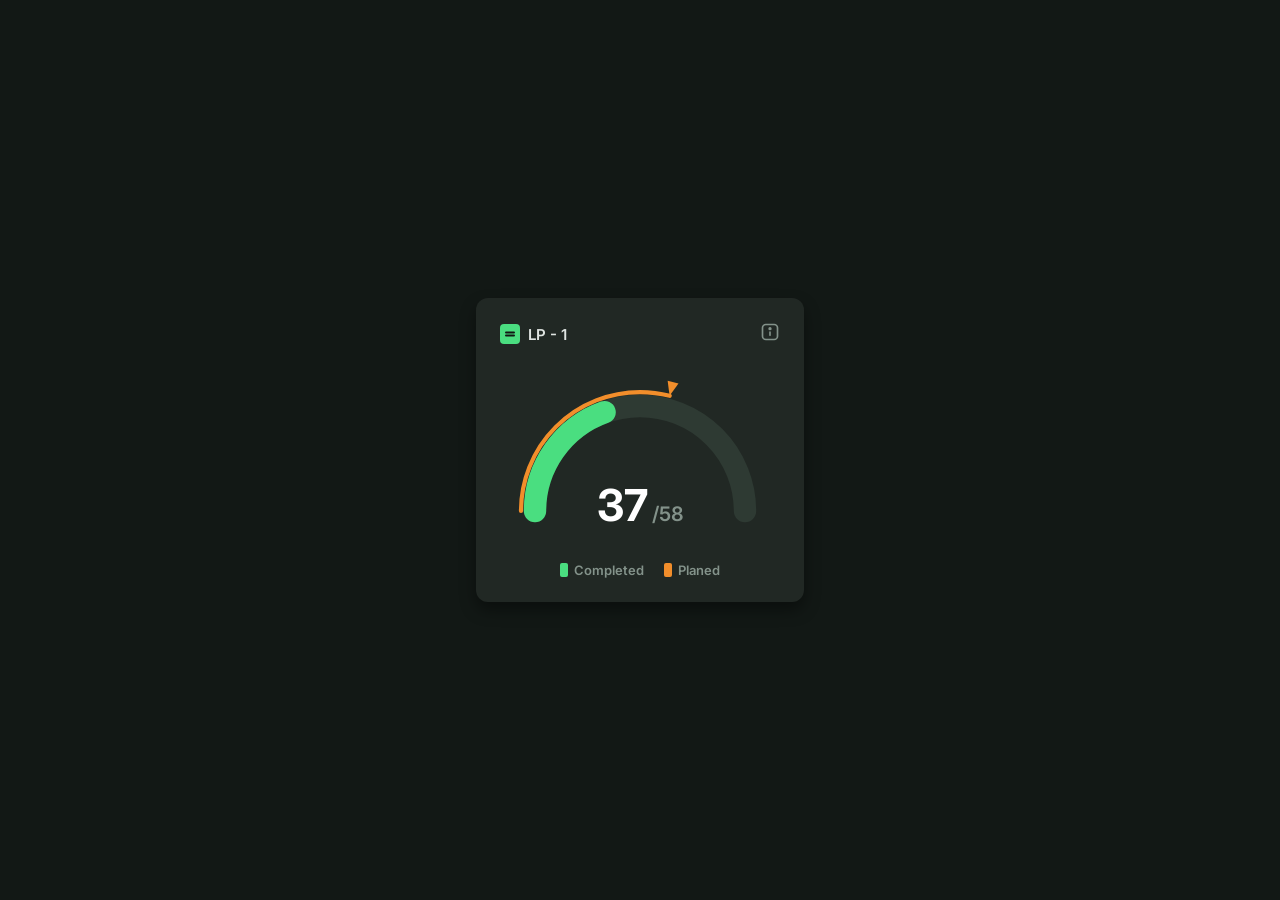
<file: Untitled-1.html>
<!DOCTYPE html>
<html lang="pt-BR">
<head>
    <meta charset="UTF-8">
    <meta name="viewport" content="width=device-width, initial-scale=1.0">
    <title>Gauge Chart UI</title>
    <style>
        /* Importando uma fonte limpa e moderna parecida com a do vídeo */
        @import url('https://fonts.googleapis.com/css2?family=Inter:wght@400;600;700&display=swap');

        body {
            background-color: #121815; /* Fundo geral escuro */
            display: flex;
            justify-content: center;
            align-items: center;
            height: 100vh;
            margin: 0;
            font-family: 'Inter', sans-serif;
            color: #ffffff;
        }

        .gauge-card {
            background-color: #212824; /* Fundo do card */
            border-radius: 12px;
            padding: 24px;
            width: 280px;
            box-shadow: 0 8px 16px rgba(0, 0, 0, 0.4);
            position: relative;
        }

        .header {
            display: flex;
            justify-content: space-between;
            align-items: center;
            margin-bottom: 25px;
        }

        .title {
            display: flex;
            align-items: center;
            gap: 8px;
            font-size: 15px;
            font-weight: 600;
            color: #e0e5e2;
        }

        .icon-box {
            display: flex;
            justify-content: center;
            align-items: center;
            background-color: #4ade80;
            width: 20px;
            height: 20px;
            border-radius: 4px;
        }

        .info-icon {
            color: #83928a;
            cursor: pointer;
            transition: color 0.3s;
        }

        .info-icon:hover {
            color: #ffffff;
        }

        .gauge-container {
            position: relative;
            display: flex;
            justify-content: center;
        }

        svg {
            width: 100%;
            overflow: visible;
        }

        /* Fundo do medidor (Cinza Escuro) */
        .track {
            fill: none;
            stroke: #2e3a33;
            stroke-width: 16;
            stroke-linecap: round;
        }

        /* Barra de Progresso Realizado (Verde) */
        .completed-bar {
            fill: none;
            stroke: #4ade80;
            stroke-width: 16;
            stroke-linecap: round;
            stroke-dasharray: 235.62; /* Comprimento = PI * raio(75) */
            stroke-dashoffset: 235.62;
            transition: stroke-dashoffset 1.5s cubic-bezier(0.2, 0.8, 0.2, 1);
        }

        /* Barra de Planejado (Laranja e mais fina, por fora) */
        .planned-bar {
            fill: none;
            stroke: #f28e2b;
            stroke-width: 3;
            stroke-linecap: round;
            stroke-dasharray: 267.04; /* Comprimento = PI * raio(85) */
            stroke-dashoffset: 267.04;
            transition: stroke-dashoffset 1.5s cubic-bezier(0.2, 0.8, 0.2, 1);
        }

        /* Container do Ponteiro Laranja */
        .pointer-group {
            transform-origin: 100px 100px;
            transition: transform 1.5s cubic-bezier(0.2, 0.8, 0.2, 1);
        }

        .pointer {
            fill: #f28e2b;
        }

        .values-container {
            position: absolute;
            bottom: 5px;
            width: 100%;
            display: flex;
            justify-content: center;
            align-items: baseline;
        }

        .val-completed {
            font-size: 44px;
            font-weight: 700;
            line-height: 1;
        }

        .val-planned {
            font-size: 20px;
            font-weight: 600;
            color: #83928a;
            margin-left: 4px;
        }

        .legend {
            display: flex;
            justify-content: center;
            gap: 20px;
            margin-top: 30px;
            font-size: 13px;
            font-weight: 600;
            color: #83928a;
        }

        .legend-item {
            display: flex;
            align-items: center;
            gap: 6px;
        }

        .color-box {
            width: 8px;
            height: 14px;
            border-radius: 2px;
        }

        .color-box.green {
            background-color: #4ade80;
        }

        .color-box.orange {
            background-color: #f28e2b;
        }
    </style>
</head>
<body>

<div class="gauge-card">
    <div class="header">
        <div class="title">
            <div class="icon-box">
                <svg width="12" height="12" viewBox="0 0 24 24" fill="none" stroke="#121815" stroke-width="4" stroke-linecap="round">
                    <line x1="4" y1="9" x2="20" y2="9"></line>
                    <line x1="4" y1="15" x2="20" y2="15"></line>
                </svg>
            </div>
            LP - 1
        </div>
        <div class="info-icon">
            <svg width="20" height="20" viewBox="0 0 24 24" fill="none" stroke="currentColor" stroke-width="2" stroke-linecap="round" stroke-linejoin="round">
                <rect x="3" y="3" width="18" height="18" rx="4" ry="4"></rect>
                <circle cx="12" cy="8" r="1"></circle>
                <line x1="12" y1="12" x2="12" y2="16"></line>
            </svg>
        </div>
    </div>

    <div class="gauge-container">
        <svg viewBox="0 0 200 115">
            <path class="track" d="M 25 100 A 75 75 0 0 1 175 100" />
            
            <path class="completed-bar" id="completed-bar" d="M 25 100 A 75 75 0 0 1 175 100" />
            
            <path class="planned-bar" id="planned-bar" d="M 15 100 A 85 85 0 0 1 185 100" />
            
            <g class="pointer-group" id="pointer-group">
                <polygon class="pointer" points="5,96 5,104 15,100" />
            </g>
        </svg>

        <div class="values-container">
            <span class="val-completed" id="val-completed">0</span>
            <span class="val-planned" id="val-planned">/0</span>
        </div>
    </div>

    <div class="legend">
        <div class="legend-item">
            <div class="color-box green"></div>
            Completed
        </div>
        <div class="legend-item">
            <div class="color-box orange"></div>
            Planed </div>
    </div>
</div>

<script>
    document.addEventListener("DOMContentLoaded", () => {
        // --- CONFIGURAÇÃO DOS DADOS ---
        const completedValue = 39;
        const plannedValue = 58;
        const maxScale = 100; // Define o 100% da curva do relógio

        // Mapeando os elementos HTML
        const completedBar = document.getElementById('completed-bar');
        const plannedBar = document.getElementById('planned-bar');
        const pointerGroup = document.getElementById('pointer-group');
        const valCompleted = document.getElementById('val-completed');
        const valPlanned = document.getElementById('val-planned');

        // Constantes matemáticas do SVG baseado nos Raios (r=75 e r=85)
        const cCompleted = Math.PI * 75; // ~235.62
        const cPlanned = Math.PI * 85;   // ~267.04

        // Calculando as porcentagens
        const pCompleted = Math.min(completedValue / maxScale, 1);
        const pPlanned = Math.min(plannedValue / maxScale, 1);

        // Disparando as animações das linhas ao carregar
        setTimeout(() => {
            // Animando barra verde
            completedBar.style.strokeDashoffset = cCompleted - (pCompleted * cCompleted);
            
            // Animando barra laranja
            plannedBar.style.strokeDashoffset = cPlanned - (pPlanned * cPlanned);
            
            // Rotacionando a seta laranja com base no valor planejado
            const pointerAngle = pPlanned * 180;
            pointerGroup.style.transform = `rotate(${pointerAngle}deg)`;
        }, 100);

        // Definindo o texto planejado fixo
        valPlanned.innerText = `/${plannedValue}`;

        // Função para animar a subida dos números
        function animateNumber(element, start, end, duration) {
            let startTimestamp = null;
            const step = (timestamp) => {
                if (!startTimestamp) startTimestamp = timestamp;
                const progress = Math.min((timestamp - startTimestamp) / duration, 1);
                
                // Usando uma curva ease-out para o número frear suavemente no fim
                const easeOutProgress = 1 - Math.pow(1 - progress, 3);
                element.innerText = Math.floor(easeOutProgress * (end - start) + start);
                
                if (progress < 1) {
                    window.requestAnimationFrame(step);
                } else {
                    element.innerText = end;
                }
            };
            window.requestAnimationFrame(step);
        }

        // Dispara a animação do número central
        setTimeout(() => {
            animateNumber(valCompleted, 0, completedValue, 1500);
        }, 100);
    });
</script>
</body>
</html>
</file>
